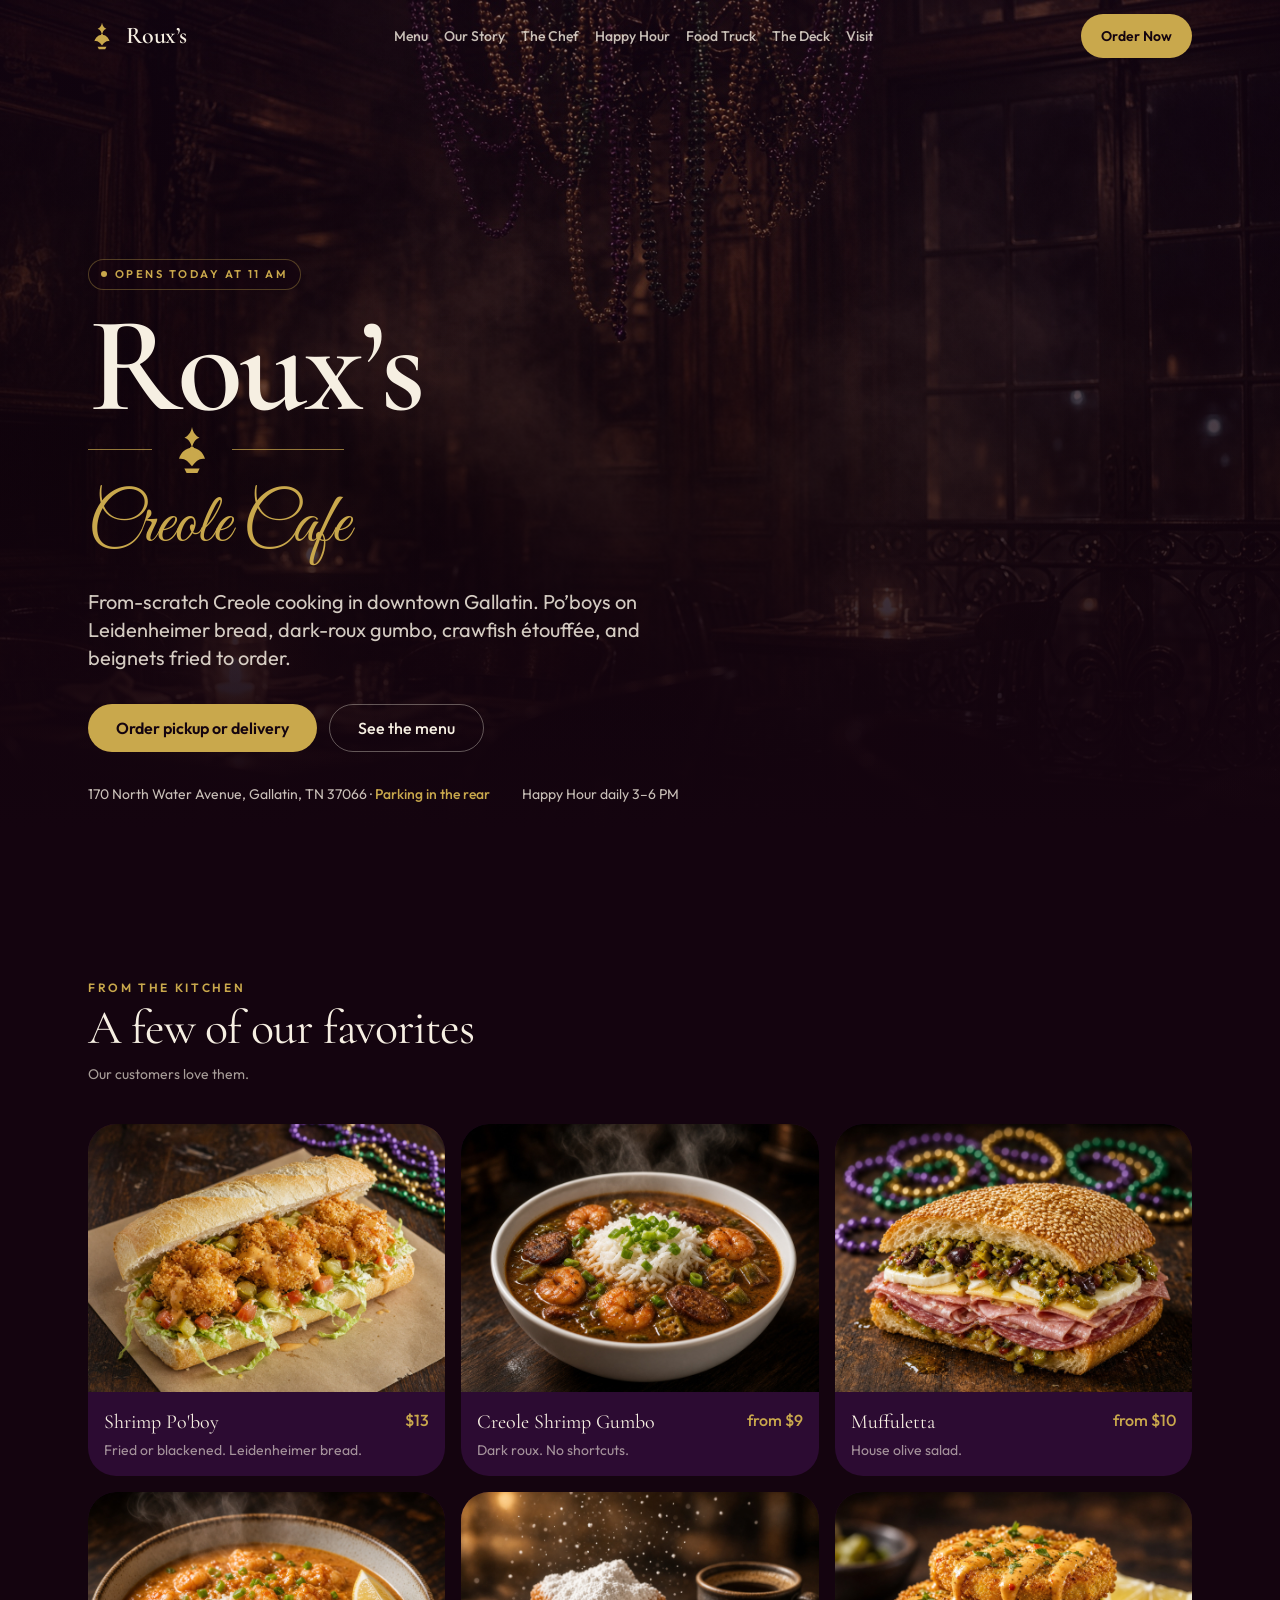
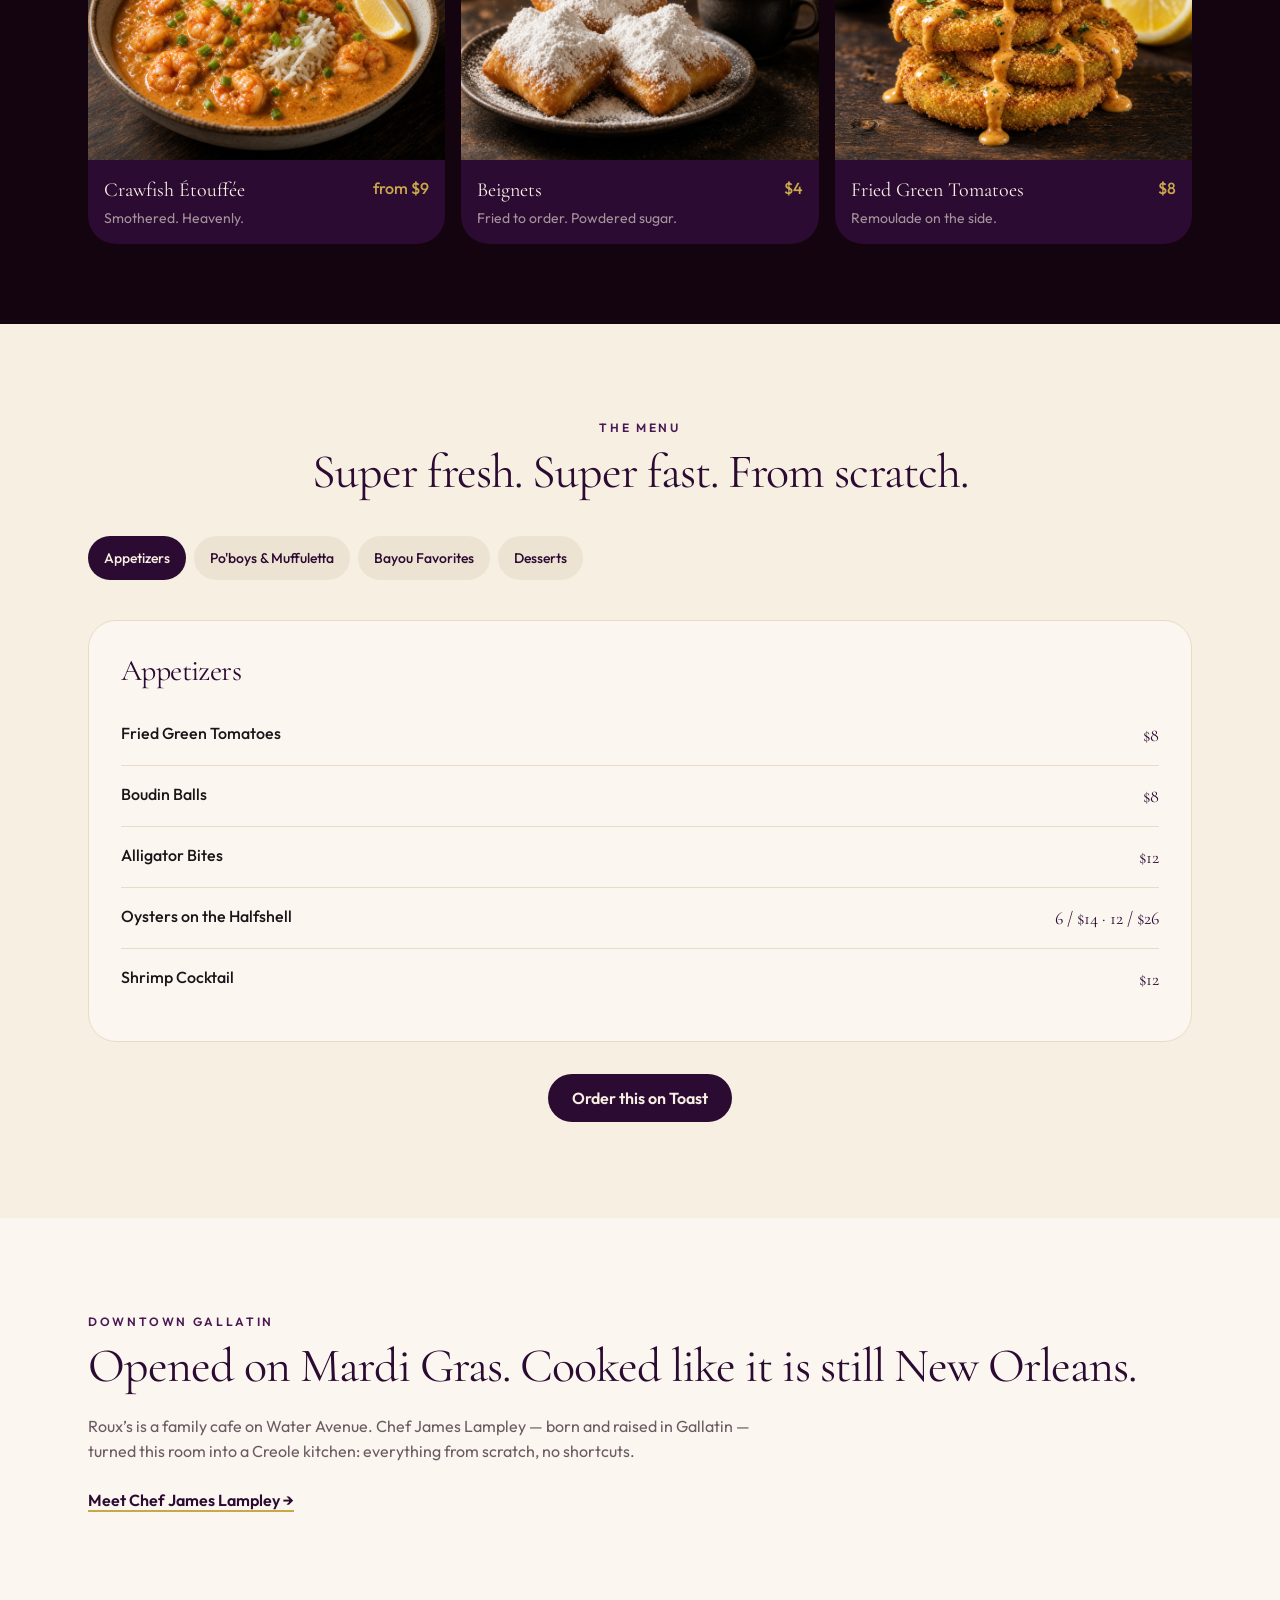
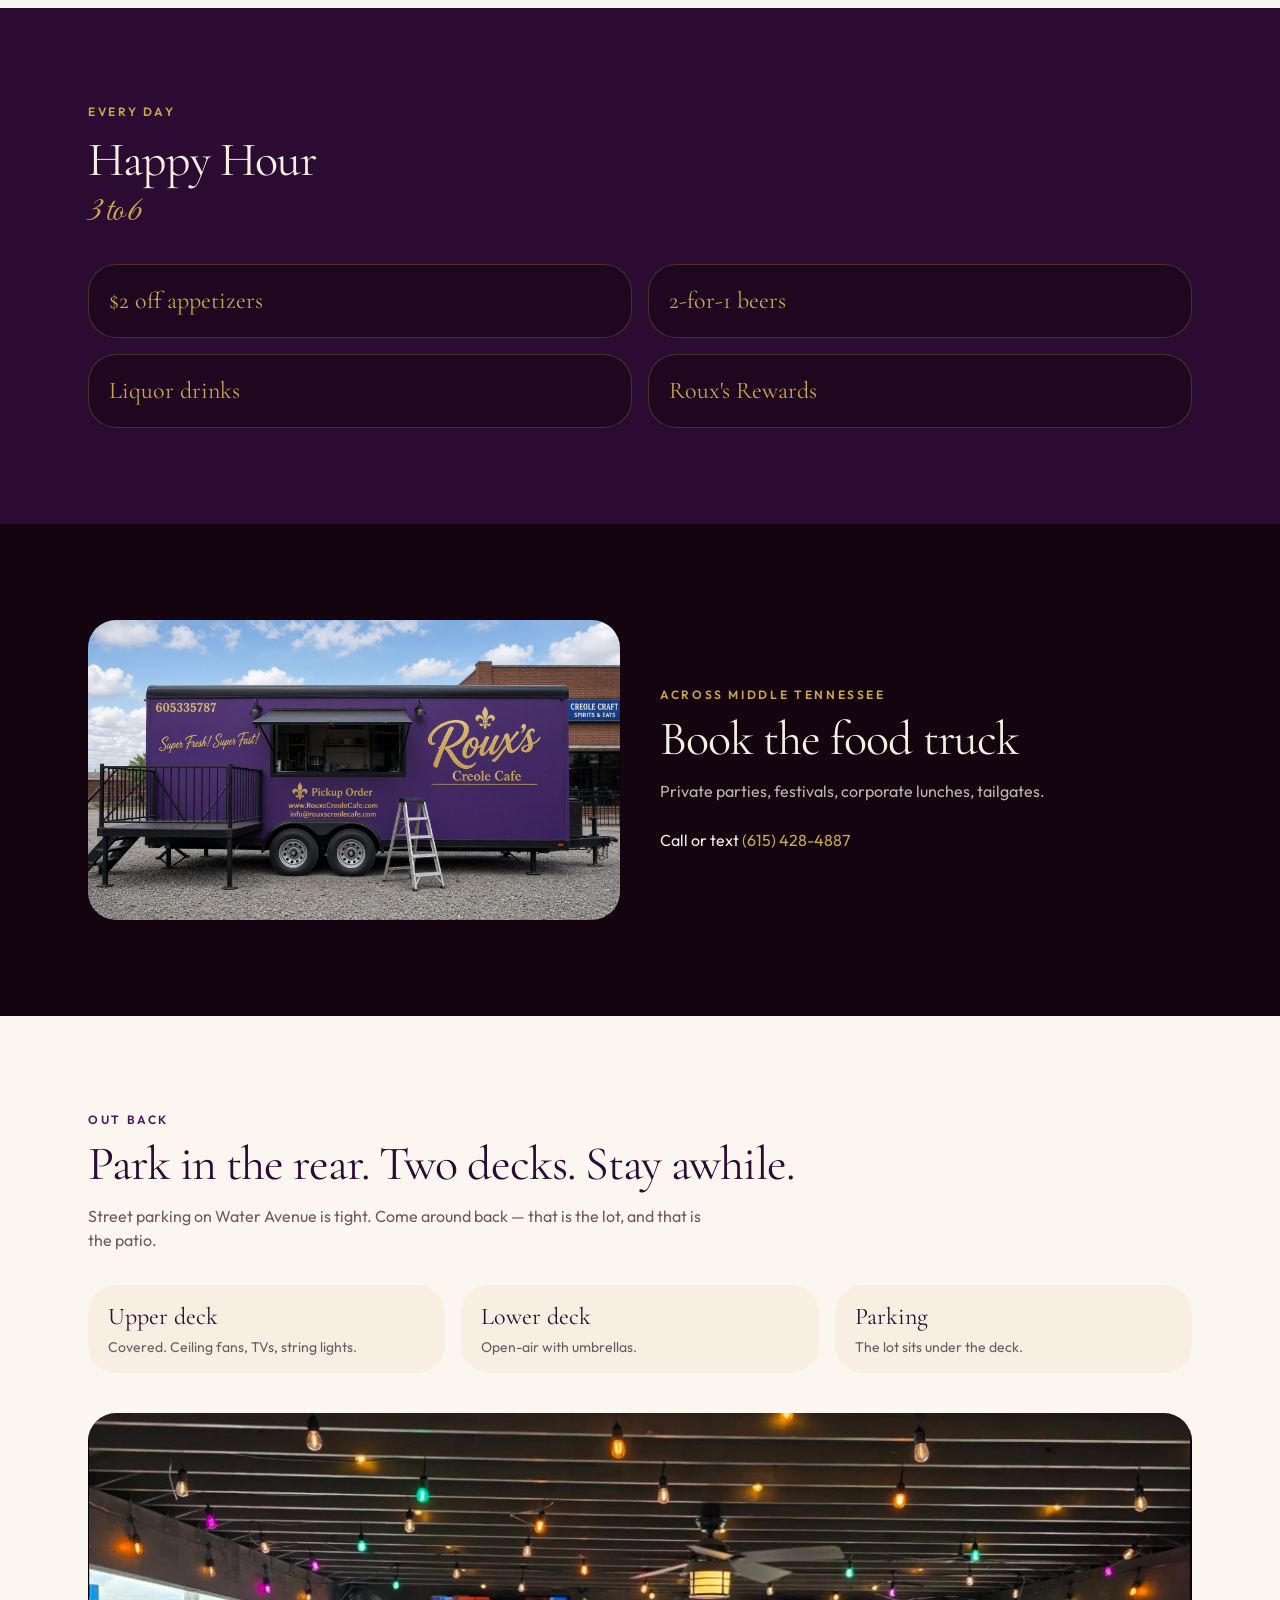
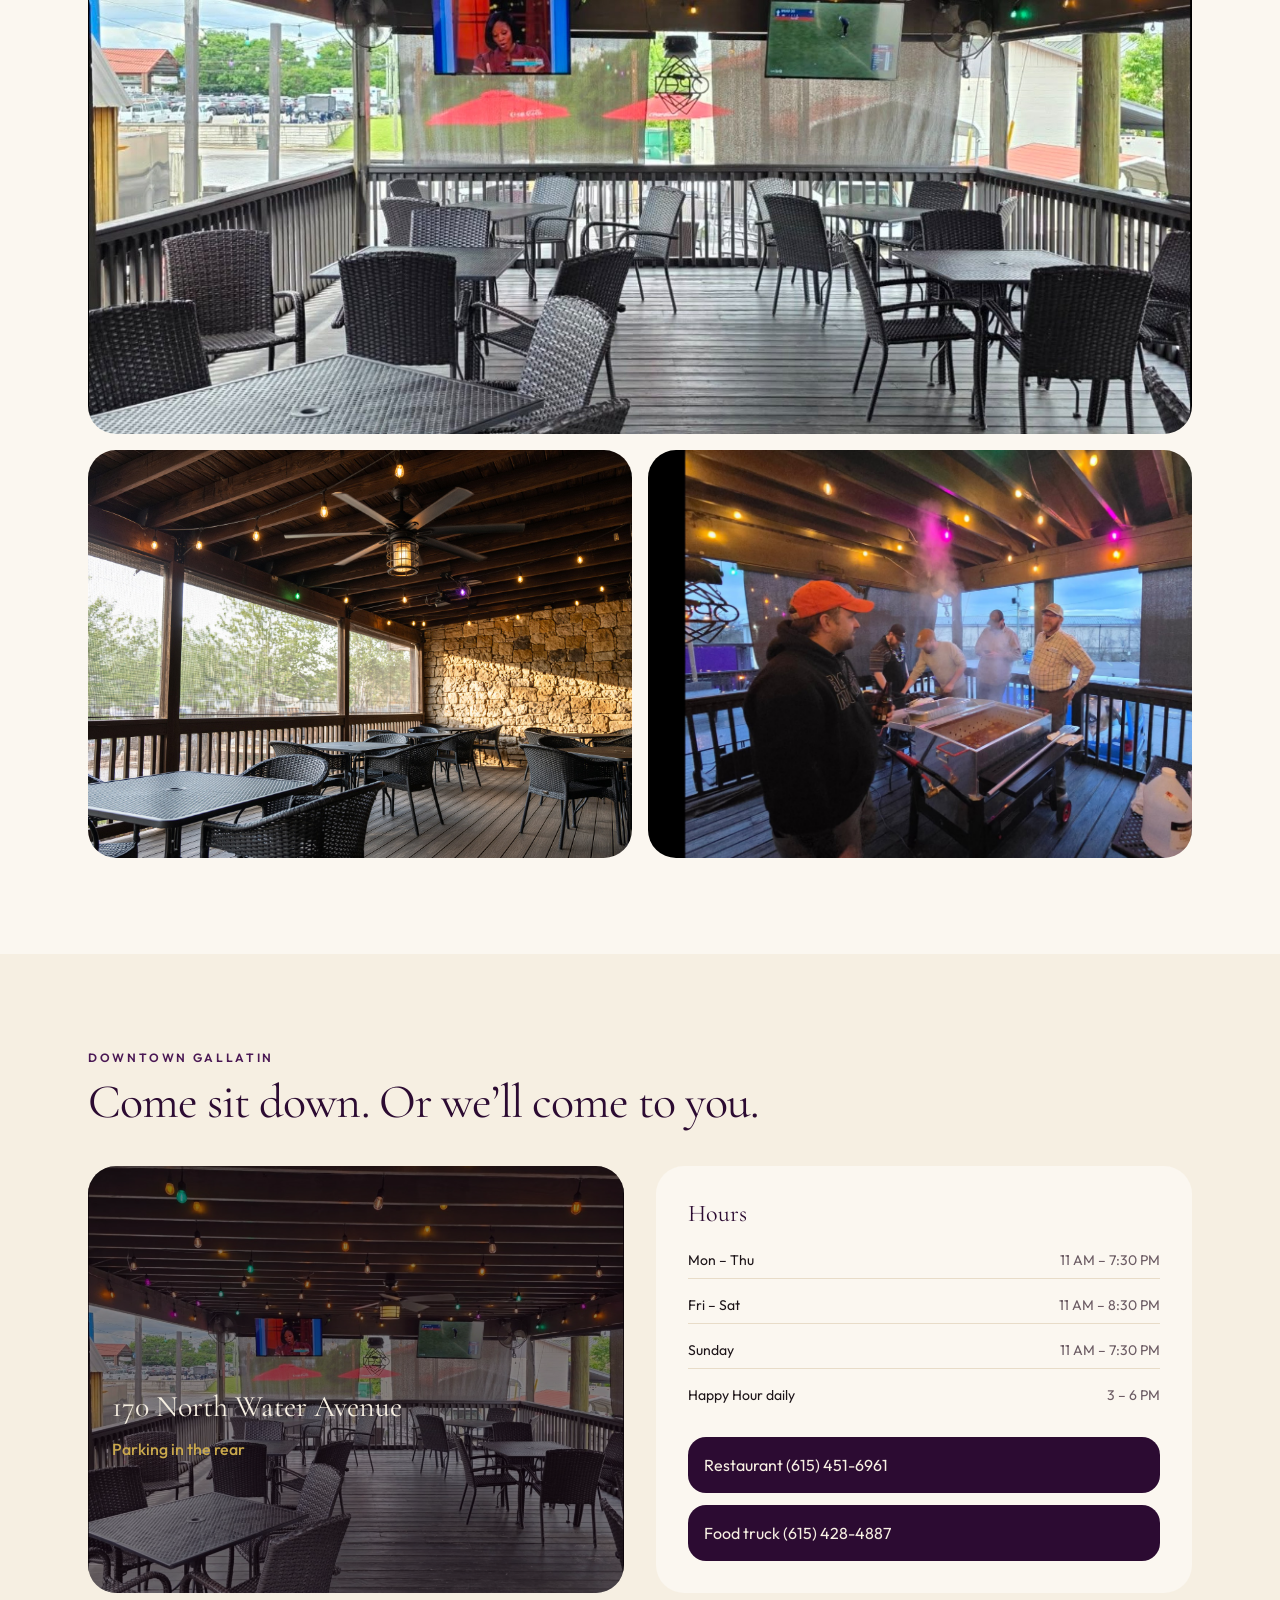
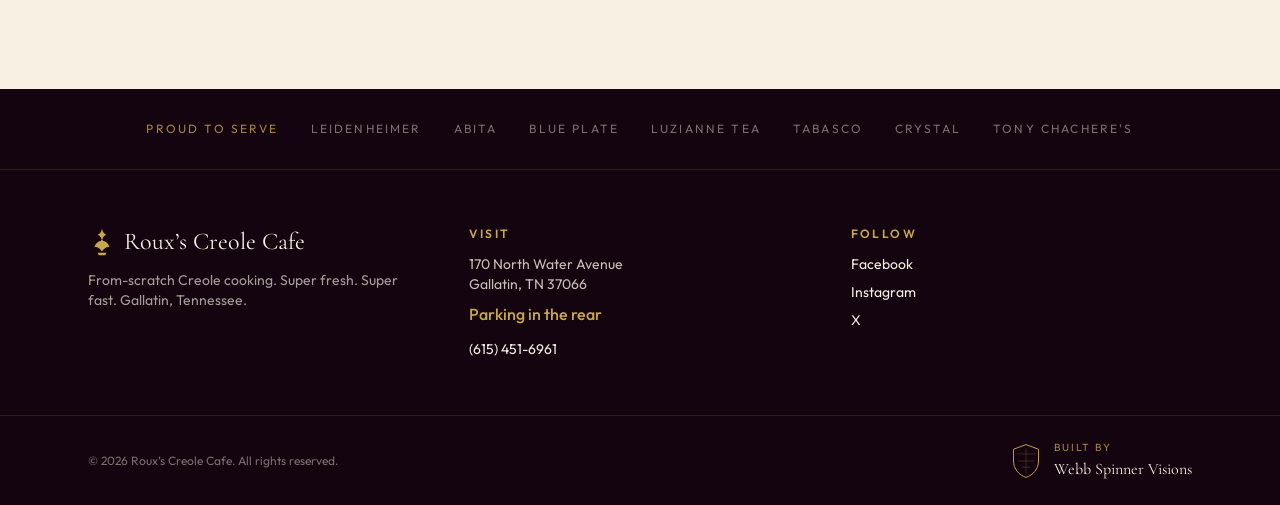
<file: preview/index.html>
<!DOCTYPE html>
<html lang="en">
<head>
<meta charset="utf-8"/>
<meta name="viewport" content="width=device-width, initial-scale=1"/>
<title>Roux's Creole Cafe | Po'boys, Gumbo & Beignets in Gallatin, TN</title>
<meta name="description" content="From-scratch Creole cooking in downtown Gallatin. Parking in the rear."/>
<meta name="theme-color" content="#2C0B32"/>
<link rel="icon" href="favicon.svg"/>
<link rel="preconnect" href="https://fonts.googleapis.com"/>
<link rel="preconnect" href="https://fonts.gstatic.com" crossorigin/>
<link rel="stylesheet" href="https://fonts.googleapis.com/css2?family=Cormorant+Garamond:ital,wght@0,500;0,600;0,700;1,500;1,600;1,700&family=Great+Vibes&family=Outfit:wght@300;400;500;600;700&display=swap"/>
<link rel="stylesheet" href="styles.css"/>
<style>
  #mobile-nav[hidden]{display:none}
  header.is-solid{background:color-mix(in oklab, var(--color-plum-deep) 95%, transparent);box-shadow:var(--shadow-nav);backdrop-filter:blur(12px)}
</style>
</head>
<body class="bg-cream text-ink font-body antialiased">

<header id="site-header" class="fixed inset-x-0 top-0 z-50 ">
  <div class="mx-auto flex h-16 max-w-6xl items-center justify-between gap-4 px-4 sm:h-18 sm:px-6">
    <a href="index.html#top" class="flex items-center gap-2.5 text-cream"><svg viewBox="0 0 64 88" class="size-7 text-gold" fill="currentColor" aria-hidden="true"><path d="M32 2c1.8 10.4 7.4 16.6 13.8 19.6C36.2 24.8 33.2 33 32 42 30.8 33 27.8 24.8 18.2 21.6 24.6 18.6 30.2 12.4 32 2z"/><path d="M32 40c11.5.4 20.6 8.6 23.8 20.2-10.6-1.6-16.4 4.2-23.8 13.6C24.6 64.4 18.8 58.6 8.2 60.2 11.4 48.6 20.5 40.4 32 40z"/><path d="M18 78h28l-4 8H22z"/><rect x="29" y="38" width="6" height="10" rx="1"/></svg>
      <span class="font-display text-xl font-semibold tracking-tight sm:text-2xl">Roux’s</span>
    </a>
    <nav class="hidden items-center gap-4 xl:gap-7 lg:flex" aria-label="Primary">
      <a class="font-body text-sm font-medium text-cream/80 hover:text-gold" href="index.html#menu">Menu</a>
      <a class="font-body text-sm font-medium text-cream/80 hover:text-gold" href="index.html#story">Our Story</a>
      <a class="font-body text-sm font-medium text-cream/80 hover:text-gold" href="chef.html">The Chef</a>
      <a class="font-body text-sm font-medium text-cream/80 hover:text-gold" href="index.html#happy-hour">Happy Hour</a>
      <a class="font-body text-sm font-medium text-cream/80 hover:text-gold" href="index.html#truck">Food Truck</a>
      <a class="font-body text-sm font-medium text-cream/80 hover:text-gold" href="index.html#deck">The Deck</a>
      <a class="font-body text-sm font-medium text-cream/80 hover:text-gold" href="index.html#visit">Visit</a>
    </nav>
    <div class="flex items-center gap-2">
      <a href="https://www.toasttab.com/local/order/rouxs" target="_blank" rel="noopener" class="inline-flex min-h-11 items-center rounded-full bg-gold px-4 text-sm font-semibold text-plum-deep hover:bg-gold-light active:scale-[0.96] sm:px-5">Order Now</a>
      <button type="button" id="nav-toggle" class="inline-flex size-11 items-center justify-center rounded-full text-cream lg:hidden" aria-expanded="false" aria-controls="mobile-nav" aria-label="Open menu">☰</button>
    </div>
  </div>
  <div id="mobile-nav" hidden class="border-t border-gold/20 bg-plum-deep lg:hidden">
    <nav class="flex flex-col px-6 py-6" aria-label="Mobile">
      <a class="flex min-h-12 items-center border-b border-cream/10 font-display text-2xl text-cream" href="index.html#menu">Menu</a>
      <a class="flex min-h-12 items-center border-b border-cream/10 font-display text-2xl text-cream" href="index.html#story">Our Story</a>
      <a class="flex min-h-12 items-center border-b border-cream/10 font-display text-2xl text-cream" href="chef.html">The Chef</a>
      <a class="flex min-h-12 items-center border-b border-cream/10 font-display text-2xl text-cream" href="index.html#happy-hour">Happy Hour</a>
      <a class="flex min-h-12 items-center border-b border-cream/10 font-display text-2xl text-cream" href="index.html#truck">Food Truck</a>
      <a class="flex min-h-12 items-center border-b border-cream/10 font-display text-2xl text-cream" href="index.html#deck">The Deck</a>
      <a class="flex min-h-12 items-center border-b border-cream/10 font-display text-2xl text-cream" href="index.html#visit">Visit</a>
      <a href="tel:+16154284887" class="mt-5 inline-flex min-h-12 items-center justify-center rounded-full border border-gold text-gold">Book the Food Truck</a>
    </nav>
  </div>
</header>

<main id="main">
<section id="top" class="relative isolate flex min-h-svh items-end overflow-hidden bg-plum-deep text-cream">
  <img src="images/hero.jpg" alt="" class="absolute inset-0 size-full object-cover object-center"/>
  <video class="hero-video absolute inset-0 size-full object-cover object-center" autoplay muted loop playsinline preload="metadata" poster="images/hero.jpg" aria-hidden="true">
    <source src="videos/hero.mp4" type="video/mp4"/>
  </video>
  <div class="hero-scrim absolute inset-0" aria-hidden="true"></div>
  <div class="hero-vignette absolute inset-0" aria-hidden="true"></div>
  <div class="relative z-10 mx-auto w-full max-w-6xl px-4 pb-7 pt-20 sm:px-6 sm:pb-16 sm:pt-28 lg:pb-24">
    <p class="rise-in mb-5 inline-flex items-center gap-2 rounded-full border border-gold/35 bg-plum-deep/40 px-3 py-1.5 text-kicker font-semibold tracking-[0.22em] text-gold uppercase">
      <span class="size-1.5 rounded-full bg-gold"></span> Opens today at 11 AM
    </p>
    <div class="rise-in max-w-3xl">
      <h1 class="font-display text-hero leading-[0.82] font-semibold tracking-tight text-cream">Roux’s</h1>
      <div class="mt-1 mb-3 flex items-center gap-4 sm:mb-4">
        <span class="h-px max-w-16 flex-1 bg-gold/70"></span><svg viewBox="0 0 64 88" class="size-8 text-gold sm:size-12" fill="currentColor" aria-hidden="true"><path d="M32 2c1.8 10.4 7.4 16.6 13.8 19.6C36.2 24.8 33.2 33 32 42 30.8 33 27.8 24.8 18.2 21.6 24.6 18.6 30.2 12.4 32 2z"/><path d="M32 40c11.5.4 20.6 8.6 23.8 20.2-10.6-1.6-16.4 4.2-23.8 13.6C24.6 64.4 18.8 58.6 8.2 60.2 11.4 48.6 20.5 40.4 32 40z"/><path d="M18 78h28l-4 8H22z"/><rect x="29" y="38" width="6" height="10" rx="1"/></svg><span class="h-px max-w-28 flex-1 bg-gold/70"></span>
      </div>
      <p class="font-script text-script-lg leading-none text-gold">Creole Cafe</p>
    </div>
    <p class="rise-in mt-4 max-w-xl text-base text-cream/85 sm:mt-7 sm:text-xl">From-scratch Creole cooking in downtown Gallatin. <span class="hidden sm:inline">Po’boys on Leidenheimer bread, dark-roux gumbo, crawfish étouffée, and beignets fried to order.</span></p>
    <div class="rise-in mt-5 flex flex-col gap-3 sm:mt-8 sm:flex-row sm:items-center">
      <a href="https://www.toasttab.com/local/order/rouxs" target="_blank" rel="noopener" class="inline-flex min-h-12 items-center justify-center rounded-full bg-gold px-7 text-base font-semibold text-plum-deep hover:bg-gold-light active:scale-[0.96]">Order pickup or delivery</a>
      <a href="#menu" class="inline-flex min-h-12 items-center justify-center rounded-full border border-cream/35 px-7 text-base font-medium text-cream hover:border-gold hover:text-gold">See the menu</a>
    </div>
    <dl class="rise-in mt-5 flex flex-col gap-2 text-sm text-cream/80 sm:mt-8 sm:flex-row sm:flex-wrap sm:items-center sm:gap-x-8">
      <div class="flex items-center gap-2"><dd>170 North Water Avenue, Gallatin, TN 37066 <span class="text-gold/70">·</span> <span class="font-medium text-gold">Parking in the rear</span></dd></div>
      <div class="flex items-center gap-2"><dd>Happy Hour daily 3–6 PM</dd></div>
    </dl>
  </div>
</section>
<section class="bg-plum-deep py-16 sm:py-20">
  <div class="mx-auto max-w-6xl px-4 sm:px-6">
    <div class="mb-10">
      <p class="text-xs font-semibold tracking-[0.22em] text-gold uppercase">From the kitchen</p>
      <h2 class="mt-2 font-display text-4xl text-cream sm:text-5xl">A few of our favorites</h2>
      <p class="mt-3 max-w-sm text-sm text-cream/65">Our customers love them.</p>
    </div>
    <ul class="grid grid-cols-1 gap-4 sm:grid-cols-2 lg:grid-cols-3">

      <li class="overflow-hidden rounded-xl bg-plum">
        <div class="aspect-photo overflow-hidden"><img src="images/poboy-shrimp.jpg" alt="Shrimp Po'boy" class="size-full object-cover"/></div>
        <div class="flex items-start justify-between gap-3 p-4">
          <div><p class="font-display text-xl text-cream">Shrimp Po'boy</p><p class="mt-1 text-sm text-cream/60">Fried or blackened. Leidenheimer bread.</p></div>
          <p class="shrink-0 font-medium text-gold">$13</p>
        </div>
      </li>
      <li class="overflow-hidden rounded-xl bg-plum">
        <div class="aspect-photo overflow-hidden"><img src="images/gumbo.jpg" alt="Creole Shrimp Gumbo" class="size-full object-cover"/></div>
        <div class="flex items-start justify-between gap-3 p-4">
          <div><p class="font-display text-xl text-cream">Creole Shrimp Gumbo</p><p class="mt-1 text-sm text-cream/60">Dark roux. No shortcuts.</p></div>
          <p class="shrink-0 font-medium text-gold">from $9</p>
        </div>
      </li>
      <li class="overflow-hidden rounded-xl bg-plum">
        <div class="aspect-photo overflow-hidden"><img src="images/muffuletta.jpg" alt="Muffuletta" class="size-full object-cover"/></div>
        <div class="flex items-start justify-between gap-3 p-4">
          <div><p class="font-display text-xl text-cream">Muffuletta</p><p class="mt-1 text-sm text-cream/60">House olive salad.</p></div>
          <p class="shrink-0 font-medium text-gold">from $10</p>
        </div>
      </li>
      <li class="overflow-hidden rounded-xl bg-plum">
        <div class="aspect-photo overflow-hidden"><img src="images/etouffee.jpg" alt="Crawfish Étouffée" class="size-full object-cover"/></div>
        <div class="flex items-start justify-between gap-3 p-4">
          <div><p class="font-display text-xl text-cream">Crawfish Étouffée</p><p class="mt-1 text-sm text-cream/60">Smothered. Heavenly.</p></div>
          <p class="shrink-0 font-medium text-gold">from $9</p>
        </div>
      </li>
      <li class="overflow-hidden rounded-xl bg-plum">
        <div class="aspect-photo overflow-hidden"><img src="images/beignets.jpg" alt="Beignets" class="size-full object-cover"/></div>
        <div class="flex items-start justify-between gap-3 p-4">
          <div><p class="font-display text-xl text-cream">Beignets</p><p class="mt-1 text-sm text-cream/60">Fried to order. Powdered sugar.</p></div>
          <p class="shrink-0 font-medium text-gold">$4</p>
        </div>
      </li>
      <li class="overflow-hidden rounded-xl bg-plum">
        <div class="aspect-photo overflow-hidden"><img src="images/fried-green-tomatoes.jpg" alt="Fried Green Tomatoes" class="size-full object-cover"/></div>
        <div class="flex items-start justify-between gap-3 p-4">
          <div><p class="font-display text-xl text-cream">Fried Green Tomatoes</p><p class="mt-1 text-sm text-cream/60">Remoulade on the side.</p></div>
          <p class="shrink-0 font-medium text-gold">$8</p>
        </div>
      </li>
    </ul>
  </div>
</section>
<section id="menu" class="bg-cream py-20 sm:py-24">
  <div class="mx-auto max-w-6xl px-4 sm:px-6">
    <div class="mx-auto max-w-2xl text-center">
      <p class="text-xs font-semibold tracking-[0.22em] text-plum-mid uppercase">The menu</p>
      <h2 class="mt-3 font-display text-4xl text-plum sm:text-5xl">Super fresh. Super fast. From scratch.</h2>
    </div>
    <div class="mt-10 flex gap-2 overflow-x-auto pb-2 hide-scrollbar">
<button type="button" data-menu-tab="apps" data-idle="min-h-11 shrink-0 rounded-full px-4 text-sm font-medium bg-cream-dark/60 text-plum" data-active="min-h-11 shrink-0 rounded-full px-4 text-sm font-medium bg-plum text-cream" class="min-h-11 shrink-0 rounded-full px-4 text-sm font-medium bg-plum text-cream">Appetizers</button>
<button type="button" data-menu-tab="poboys" data-idle="min-h-11 shrink-0 rounded-full px-4 text-sm font-medium bg-cream-dark/60 text-plum" data-active="min-h-11 shrink-0 rounded-full px-4 text-sm font-medium bg-plum text-cream" class="min-h-11 shrink-0 rounded-full px-4 text-sm font-medium bg-cream-dark/60 text-plum">Po'boys & Muffuletta</button>
<button type="button" data-menu-tab="bayou" data-idle="min-h-11 shrink-0 rounded-full px-4 text-sm font-medium bg-cream-dark/60 text-plum" data-active="min-h-11 shrink-0 rounded-full px-4 text-sm font-medium bg-plum text-cream" class="min-h-11 shrink-0 rounded-full px-4 text-sm font-medium bg-cream-dark/60 text-plum">Bayou Favorites</button>
<button type="button" data-menu-tab="dessert" data-idle="min-h-11 shrink-0 rounded-full px-4 text-sm font-medium bg-cream-dark/60 text-plum" data-active="min-h-11 shrink-0 rounded-full px-4 text-sm font-medium bg-plum text-cream" class="min-h-11 shrink-0 rounded-full px-4 text-sm font-medium bg-cream-dark/60 text-plum">Desserts</button>
</div>
<div data-menu-panel="apps" class="mt-8 rounded-xl border border-cream-dark bg-paper p-5 sm:p-8"><h3 class="font-display text-3xl text-plum">Appetizers</h3><ul class="mt-4 divide-y divide-cream-dark"><li class="grid grid-cols-[1fr_auto] gap-x-4 py-4"><p class="font-medium text-ink">Fried Green Tomatoes</p><p class="font-display text-lg text-plum">$8</p></li><li class="grid grid-cols-[1fr_auto] gap-x-4 py-4"><p class="font-medium text-ink">Boudin Balls</p><p class="font-display text-lg text-plum">$8</p></li><li class="grid grid-cols-[1fr_auto] gap-x-4 py-4"><p class="font-medium text-ink">Alligator Bites</p><p class="font-display text-lg text-plum">$12</p></li><li class="grid grid-cols-[1fr_auto] gap-x-4 py-4"><p class="font-medium text-ink">Oysters on the Halfshell</p><p class="font-display text-lg text-plum">6 / $14 · 12 / $26</p></li><li class="grid grid-cols-[1fr_auto] gap-x-4 py-4"><p class="font-medium text-ink">Shrimp Cocktail</p><p class="font-display text-lg text-plum">$12</p></li></ul></div>
<div data-menu-panel="poboys" hidden class="mt-8 rounded-xl border border-cream-dark bg-paper p-5 sm:p-8"><h3 class="font-display text-3xl text-plum">Po'boys & Muffuletta</h3><ul class="mt-4 divide-y divide-cream-dark"><li class="grid grid-cols-[1fr_auto] gap-x-4 py-4"><p class="font-medium text-ink">The Debris</p><p class="font-display text-lg text-plum">$13</p></li><li class="grid grid-cols-[1fr_auto] gap-x-4 py-4"><p class="font-medium text-ink">Shrimp</p><p class="font-display text-lg text-plum">$13</p></li><li class="grid grid-cols-[1fr_auto] gap-x-4 py-4"><p class="font-medium text-ink">Granny's BLT</p><p class="font-display text-lg text-plum">$9</p></li><li class="grid grid-cols-[1fr_auto] gap-x-4 py-4"><p class="font-medium text-ink">Muffuletta</p><p class="font-display text-lg text-plum">¼ $10 · ½ $20 · whole $40</p></li><li class="grid grid-cols-[1fr_auto] gap-x-4 py-4"><p class="font-medium text-ink">Fried Oyster</p><p class="font-display text-lg text-plum">$16</p></li></ul></div>
<div data-menu-panel="bayou" hidden class="mt-8 rounded-xl border border-cream-dark bg-paper p-5 sm:p-8"><h3 class="font-display text-3xl text-plum">Bayou Favorites</h3><ul class="mt-4 divide-y divide-cream-dark"><li class="grid grid-cols-[1fr_auto] gap-x-4 py-4"><p class="font-medium text-ink">Red Beans & Rice</p><p class="font-display text-lg text-plum">Side $7 · Entrée $14</p></li><li class="grid grid-cols-[1fr_auto] gap-x-4 py-4"><p class="font-medium text-ink">Creole Shrimp Gumbo</p><p class="font-display text-lg text-plum">Side $9 · Entrée $18</p></li><li class="grid grid-cols-[1fr_auto] gap-x-4 py-4"><p class="font-medium text-ink">Crawfish Étouffée</p><p class="font-display text-lg text-plum">Side $9 · Entrée $18</p></li></ul></div>
<div data-menu-panel="dessert" hidden class="mt-8 rounded-xl border border-cream-dark bg-paper p-5 sm:p-8"><h3 class="font-display text-3xl text-plum">Desserts</h3><ul class="mt-4 divide-y divide-cream-dark"><li class="grid grid-cols-[1fr_auto] gap-x-4 py-4"><p class="font-medium text-ink">Beignets</p><p class="font-display text-lg text-plum">$4</p></li><li class="grid grid-cols-[1fr_auto] gap-x-4 py-4"><p class="font-medium text-ink">Bread Pudding</p><p class="font-display text-lg text-plum">$5.50</p></li><li class="grid grid-cols-[1fr_auto] gap-x-4 py-4"><p class="font-medium text-ink">Bananas Foster Cake</p><p class="font-display text-lg text-plum">$7</p></li></ul></div>

    <p class="mt-8 text-center"><a href="https://www.toasttab.com/local/order/rouxs" target="_blank" rel="noopener" class="inline-flex min-h-12 items-center rounded-full bg-plum px-6 font-semibold text-cream">Order this on Toast</a></p>
  </div>
</section>
<section id="story" class="bg-paper py-20 sm:py-24">
  <div class="mx-auto max-w-6xl px-4 sm:px-6">
    <p class="text-xs font-semibold tracking-[0.22em] text-plum-mid uppercase">Downtown Gallatin</p>
    <h2 class="mt-3 font-display text-4xl text-plum sm:text-5xl">Opened on Mardi Gras. Cooked like it is still New Orleans.</h2>
    <p class="mt-6 max-w-2xl text-muted">Roux’s is a family cafe on Water Avenue. Chef James Lampley — born and raised in Gallatin — turned this room into a Creole kitchen: everything from scratch, no shortcuts.</p>
    <p class="mt-6"><a href="chef.html" class="font-semibold text-plum underline decoration-gold decoration-2 underline-offset-4">Meet Chef James Lampley →</a></p>
  </div>
</section>
<section id="happy-hour" class="bg-plum py-20 text-cream sm:py-24">
  <div class="mx-auto max-w-6xl px-4 sm:px-6">
    <p class="text-xs font-semibold tracking-[0.22em] text-gold uppercase">Every day</p>
    <h2 class="mt-4 font-display text-5xl">Happy Hour <span class="mt-2 block font-script text-4xl text-gold">3 to 6</span></h2>
    <ul class="mt-8 grid gap-4 sm:grid-cols-2">
      <li class="rounded-xl border border-gold/25 bg-plum-deep/50 p-5"><p class="font-display text-2xl text-gold">$2 off appetizers</p></li>
      <li class="rounded-xl border border-gold/25 bg-plum-deep/50 p-5"><p class="font-display text-2xl text-gold">2-for-1 beers</p></li>
      <li class="rounded-xl border border-gold/25 bg-plum-deep/50 p-5"><p class="font-display text-2xl text-gold">Liquor drinks</p></li>
      <li class="rounded-xl border border-gold/25 bg-plum-deep/50 p-5"><p class="font-display text-2xl text-gold">Roux's Rewards</p></li>
    </ul>
  </div>
</section>
<section id="truck" class="bg-plum-deep py-20 text-cream sm:py-24">
  <div class="mx-auto grid max-w-6xl gap-10 px-4 sm:px-6 lg:grid-cols-2 lg:items-center">
    <div class="overflow-hidden rounded-xl"><img src="images/food-truck.jpg" alt="Roux's purple food trailer" class="aspect-video w-full object-cover"/></div>
    <div>
      <p class="text-xs font-semibold tracking-[0.22em] text-gold uppercase">Across Middle Tennessee</p>
      <h2 class="mt-3 font-display text-4xl sm:text-5xl">Book the food truck</h2>
      <p class="mt-4 text-cream/75">Private parties, festivals, corporate lunches, tailgates.</p>
      <p class="mt-6">Call or text <a href="tel:+16154284887" class="text-gold">(615) 428-4887</a></p>
    </div>
  </div>
</section>
<section id="deck" class="bg-paper py-20 sm:py-24">
  <div class="mx-auto max-w-6xl px-4 sm:px-6">
    <p class="text-xs font-semibold tracking-[0.22em] text-plum-mid uppercase">Out back</p>
    <h2 class="mt-3 font-display text-4xl text-plum sm:text-5xl">Park in the rear. Two decks. Stay awhile.</h2>
    <p class="mt-4 max-w-2xl text-muted">Street parking on Water Avenue is tight. Come around back — that is the lot, and that is the patio.</p>
    <ul class="mt-8 grid gap-4 sm:grid-cols-3">
      <li class="rounded-xl bg-cream px-5 py-4"><p class="font-display text-2xl text-plum">Upper deck</p><p class="mt-1 text-sm text-muted">Covered. Ceiling fans, TVs, string lights.</p></li>
      <li class="rounded-xl bg-cream px-5 py-4"><p class="font-display text-2xl text-plum">Lower deck</p><p class="mt-1 text-sm text-muted">Open-air with umbrellas.</p></li>
      <li class="rounded-xl bg-cream px-5 py-4"><p class="font-display text-2xl text-plum">Parking</p><p class="mt-1 text-sm text-muted">The lot sits under the deck.</p></li>
    </ul>
    <figure class="mt-10 overflow-hidden rounded-xl">
      <img src="images/deck-upper.jpg" alt="Covered upper deck" class="aspect-video w-full object-cover"/>
    </figure>
    <div class="mt-4 grid gap-4 lg:grid-cols-2">
      <img src="images/deck-lights.jpg" alt="String lights" class="aspect-photo w-full rounded-xl object-cover"/>
      <img src="images/deck-boil.jpg" alt="Crawfish boil" class="aspect-photo w-full rounded-xl object-cover"/>
    </div>
  </div>
</section>
<section id="visit" class="bg-cream py-20 sm:py-24">
  <div class="mx-auto max-w-6xl px-4 sm:px-6">
    <p class="text-xs font-semibold tracking-[0.22em] text-plum-mid uppercase">Downtown Gallatin</p>
    <h2 class="mt-3 font-display text-4xl text-plum sm:text-5xl">Come sit down. Or we’ll come to you.</h2>
    <div class="mt-10 grid gap-8 lg:grid-cols-2">
      <a href="https://maps.google.com/?q=170+N+Water+Ave,+Gallatin,+TN+37066" class="relative block min-h-80 overflow-hidden rounded-xl">
        <img src="images/deck-upper.jpg" alt="" class="absolute inset-0 size-full object-cover"/>
        <div class="absolute inset-0 bg-plum-deep/50"></div>
        <div class="relative flex min-h-80 flex-col justify-end p-6">
          <p class="font-display text-3xl text-cream">170 North Water Avenue</p>
          <p class="mt-3 font-medium text-gold">Parking in the rear</p>
        </div>
      </a>
      <div class="rounded-xl bg-paper p-6 sm:p-8">
        <p class="font-display text-2xl text-plum">Hours</p>
        <ul class="mt-3 space-y-2 text-sm">
          <li class="flex justify-between border-b border-cream-dark py-2"><span>Mon – Thu</span><span class="text-muted">11 AM – 7:30 PM</span></li>
          <li class="flex justify-between border-b border-cream-dark py-2"><span>Fri – Sat</span><span class="text-muted">11 AM – 8:30 PM</span></li>
          <li class="flex justify-between border-b border-cream-dark py-2"><span>Sunday</span><span class="text-muted">11 AM – 7:30 PM</span></li>
          <li class="flex justify-between py-2"><span>Happy Hour daily</span><span class="text-muted">3 – 6 PM</span></li>
        </ul>
        <a href="tel:+16154516961" class="mt-6 flex min-h-14 items-center rounded-lg bg-plum px-4 text-cream">Restaurant (615) 451-6961</a>
        <a href="tel:+16154284887" class="mt-3 flex min-h-14 items-center rounded-lg bg-plum px-4 text-cream">Food truck (615) 428-4887</a>
      </div>
    </div>
  </div>
</section>
</main>

<footer class="bg-plum-deep text-cream">
  <div class="border-b border-gold/15">
    <div class="mx-auto flex max-w-6xl flex-wrap items-center justify-center gap-x-8 gap-y-3 px-4 py-8 text-xs tracking-[0.18em] text-cream/45 uppercase sm:px-6">
      <span class="text-gold/80">Proud to serve</span>
      <span>Leidenheimer</span><span>Abita</span><span>Blue Plate</span><span>Luzianne Tea</span><span>Tabasco</span><span>Crystal</span><span>Tony Chachere's</span>
    </div>
  </div>
  <div class="mx-auto grid max-w-6xl gap-10 px-4 py-14 sm:px-6 md:grid-cols-3">
    <div>
      <div class="flex items-center gap-2"><svg viewBox="0 0 64 88" class="size-7 text-gold" fill="currentColor" aria-hidden="true"><path d="M32 2c1.8 10.4 7.4 16.6 13.8 19.6C36.2 24.8 33.2 33 32 42 30.8 33 27.8 24.8 18.2 21.6 24.6 18.6 30.2 12.4 32 2z"/><path d="M32 40c11.5.4 20.6 8.6 23.8 20.2-10.6-1.6-16.4 4.2-23.8 13.6C24.6 64.4 18.8 58.6 8.2 60.2 11.4 48.6 20.5 40.4 32 40z"/><path d="M18 78h28l-4 8H22z"/><rect x="29" y="38" width="6" height="10" rx="1"/></svg>
        <p class="font-display text-2xl">Roux’s Creole Cafe</p>
      </div>
      <p class="mt-3 max-w-xs text-sm text-cream/65">From-scratch Creole cooking. Super fresh. Super fast. Gallatin, Tennessee.</p>
    </div>
    <div>
      <p class="text-xs font-semibold tracking-[0.2em] text-gold uppercase">Visit</p>
      <p class="mt-3 text-sm text-cream/80">170 North Water Avenue<br>Gallatin, TN 37066</p>
      <p class="mt-2 font-medium text-gold">Parking in the rear</p>
      <p class="mt-3 text-sm"><a href="tel:+16154516961" class="hover:text-gold">(615) 451-6961</a></p>
    </div>
    <div>
      <p class="text-xs font-semibold tracking-[0.2em] text-gold uppercase">Follow</p>
      <ul class="mt-3 space-y-2 text-sm">
        <li><a class="hover:text-gold" href="https://www.facebook.com/profile.php?id=61569876320539" target="_blank" rel="noopener">Facebook</a></li>
        <li><a class="hover:text-gold" href="https://www.instagram.com/rouxscreolecafe/" target="_blank" rel="noopener">Instagram</a></li>
        <li><a class="hover:text-gold" href="https://x.com/RouxsCreoleCafe" target="_blank" rel="noopener">X</a></li>
      </ul>
    </div>
  </div>
  <div class="border-t border-gold/15">
    <div class="mx-auto flex max-w-6xl flex-col items-center justify-between gap-4 px-4 py-6 sm:flex-row sm:px-6">
      <p class="text-xs text-cream/45">© 2026 Roux’s Creole Cafe. All rights reserved.</p>
      <a href="https://webbspinnervisions.net" target="_blank" rel="noopener" class="group flex items-center gap-2.5 text-cream/80 hover:text-gold">
        <svg viewBox="0 0 80 92" class="size-9" aria-hidden="true" fill="none"><path d="M40 4 L72 16 V46 C72 66 58 82 40 88 C22 82 8 66 8 46 V16 Z" fill="#14040F" stroke="#C9A84C" stroke-width="2.4"/><path d="M40 14 V78 M16 28 H64 M20 46 H60 M28 62 H52" stroke="#C9A84C" stroke-opacity="0.55" stroke-width="1"/></svg>
        <span class="text-left"><span class="block text-micro tracking-[0.18em] text-gold/80 uppercase">Built by</span><span class="font-display text-base text-cream group-hover:text-gold">Webb Spinner Visions</span></span>
      </a>
    </div>
  </div>
</footer>
<script>
(function(){
  const header=document.getElementById('site-header');
  const toggle=document.getElementById('nav-toggle');
  const nav=document.getElementById('mobile-nav');
  const onScroll=()=>{ if(window.scrollY>24 || (nav && !nav.hidden)) header.classList.add('is-solid'); else header.classList.remove('is-solid'); };
  onScroll(); window.addEventListener('scroll', onScroll, {passive:true});
  if(toggle && nav){
    toggle.addEventListener('click', ()=>{
      const open = nav.hidden;
      nav.hidden = !open;
      toggle.setAttribute('aria-expanded', open ? 'true':'false');
      document.body.style.overflow = open ? 'hidden':'';
      onScroll();
    });
    nav.querySelectorAll('a').forEach(a=>a.addEventListener('click',()=>{nav.hidden=true;document.body.style.overflow='';onScroll();}));
  }
  document.querySelectorAll('[data-menu-tab]').forEach(btn=>{
    btn.addEventListener('click',()=>{
      const id=btn.getAttribute('data-menu-tab');
      document.querySelectorAll('[data-menu-tab]').forEach(b=>b.className=b.getAttribute('data-idle'));
      document.querySelectorAll('[data-menu-panel]').forEach(p=>p.hidden=true);
      btn.className=btn.getAttribute('data-active');
      const panel=document.querySelector('[data-menu-panel="'+id+'"]');
      if(panel) panel.hidden=false;
    });
  });
})();
</script>
</body></html>
</file>
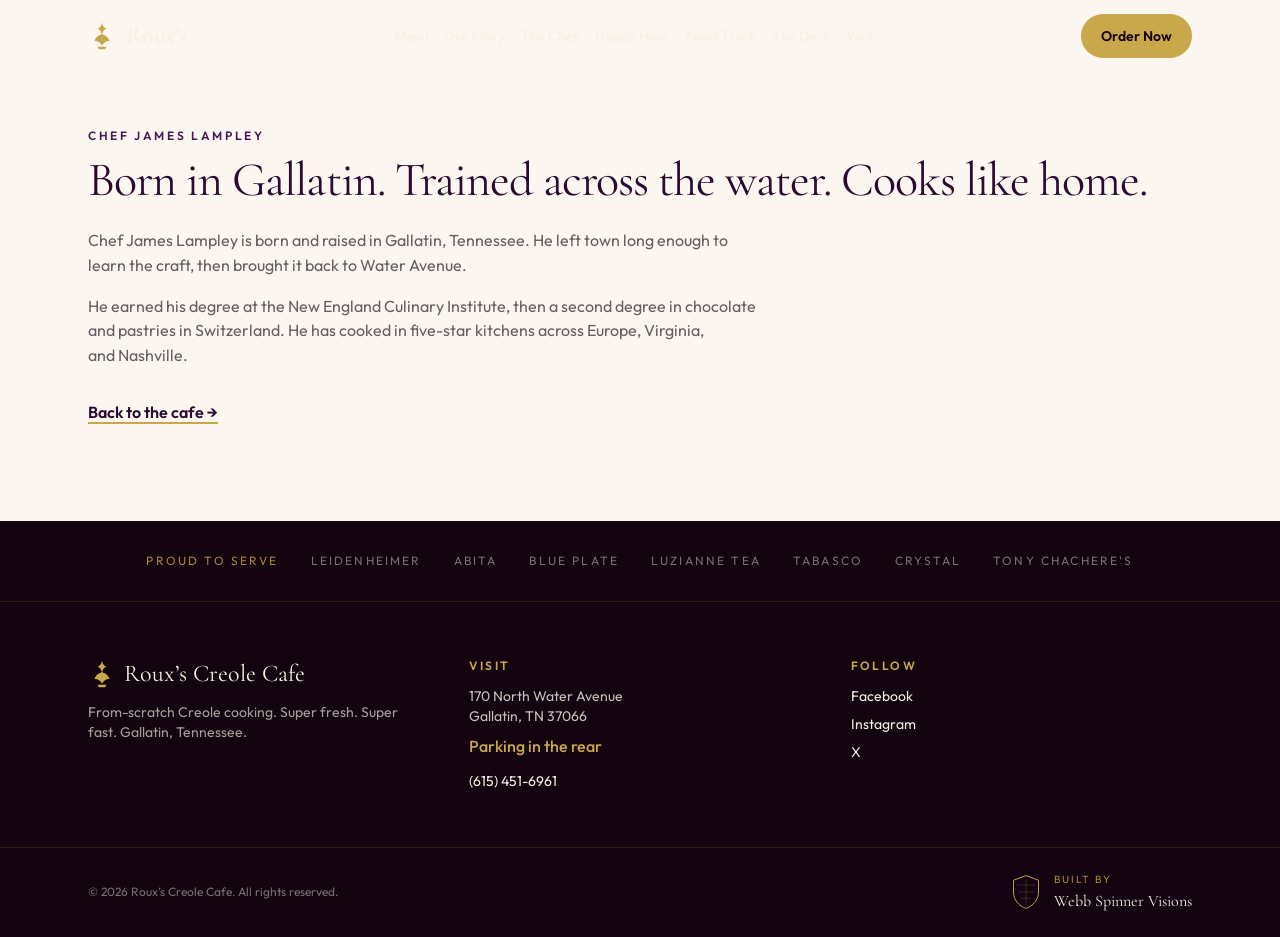
<file: preview/chef.html>
<!DOCTYPE html>
<html lang="en">
<head>
<meta charset="utf-8"/>
<meta name="viewport" content="width=device-width, initial-scale=1"/>
<title>Chef James Lampley | Roux's Creole Cafe</title>
<meta name="description" content="Chef James Lampley — born and raised in Gallatin."/>
<meta name="theme-color" content="#2C0B32"/>
<link rel="icon" href="favicon.svg"/>
<link rel="preconnect" href="https://fonts.googleapis.com"/>
<link rel="preconnect" href="https://fonts.gstatic.com" crossorigin/>
<link rel="stylesheet" href="https://fonts.googleapis.com/css2?family=Cormorant+Garamond:ital,wght@0,500;0,600;0,700;1,500;1,600;1,700&family=Great+Vibes&family=Outfit:wght@300;400;500;600;700&display=swap"/>
<link rel="stylesheet" href="styles.css"/>
<style>
  #mobile-nav[hidden]{display:none}
  header.is-solid{background:color-mix(in oklab, var(--color-plum-deep) 95%, transparent);box-shadow:var(--shadow-nav);backdrop-filter:blur(12px)}
</style>
</head>
<body class="bg-cream text-ink font-body antialiased">

<header id="site-header" class="fixed inset-x-0 top-0 z-50 is-solid">
  <div class="mx-auto flex h-16 max-w-6xl items-center justify-between gap-4 px-4 sm:h-18 sm:px-6">
    <a href="index.html#top" class="flex items-center gap-2.5 text-cream"><svg viewBox="0 0 64 88" class="size-7 text-gold" fill="currentColor" aria-hidden="true"><path d="M32 2c1.8 10.4 7.4 16.6 13.8 19.6C36.2 24.8 33.2 33 32 42 30.8 33 27.8 24.8 18.2 21.6 24.6 18.6 30.2 12.4 32 2z"/><path d="M32 40c11.5.4 20.6 8.6 23.8 20.2-10.6-1.6-16.4 4.2-23.8 13.6C24.6 64.4 18.8 58.6 8.2 60.2 11.4 48.6 20.5 40.4 32 40z"/><path d="M18 78h28l-4 8H22z"/><rect x="29" y="38" width="6" height="10" rx="1"/></svg>
      <span class="font-display text-xl font-semibold tracking-tight sm:text-2xl">Roux’s</span>
    </a>
    <nav class="hidden items-center gap-4 xl:gap-7 lg:flex" aria-label="Primary">
      <a class="font-body text-sm font-medium text-cream/80 hover:text-gold" href="index.html#menu">Menu</a>
      <a class="font-body text-sm font-medium text-cream/80 hover:text-gold" href="index.html#story">Our Story</a>
      <a class="font-body text-sm font-medium text-cream/80 hover:text-gold" href="chef.html">The Chef</a>
      <a class="font-body text-sm font-medium text-cream/80 hover:text-gold" href="index.html#happy-hour">Happy Hour</a>
      <a class="font-body text-sm font-medium text-cream/80 hover:text-gold" href="index.html#truck">Food Truck</a>
      <a class="font-body text-sm font-medium text-cream/80 hover:text-gold" href="index.html#deck">The Deck</a>
      <a class="font-body text-sm font-medium text-cream/80 hover:text-gold" href="index.html#visit">Visit</a>
    </nav>
    <div class="flex items-center gap-2">
      <a href="https://www.toasttab.com/local/order/rouxs" target="_blank" rel="noopener" class="inline-flex min-h-11 items-center rounded-full bg-gold px-4 text-sm font-semibold text-plum-deep hover:bg-gold-light active:scale-[0.96] sm:px-5">Order Now</a>
      <button type="button" id="nav-toggle" class="inline-flex size-11 items-center justify-center rounded-full text-cream lg:hidden" aria-expanded="false" aria-controls="mobile-nav" aria-label="Open menu">☰</button>
    </div>
  </div>
  <div id="mobile-nav" hidden class="border-t border-gold/20 bg-plum-deep lg:hidden">
    <nav class="flex flex-col px-6 py-6" aria-label="Mobile">
      <a class="flex min-h-12 items-center border-b border-cream/10 font-display text-2xl text-cream" href="index.html#menu">Menu</a>
      <a class="flex min-h-12 items-center border-b border-cream/10 font-display text-2xl text-cream" href="index.html#story">Our Story</a>
      <a class="flex min-h-12 items-center border-b border-cream/10 font-display text-2xl text-cream" href="chef.html">The Chef</a>
      <a class="flex min-h-12 items-center border-b border-cream/10 font-display text-2xl text-cream" href="index.html#happy-hour">Happy Hour</a>
      <a class="flex min-h-12 items-center border-b border-cream/10 font-display text-2xl text-cream" href="index.html#truck">Food Truck</a>
      <a class="flex min-h-12 items-center border-b border-cream/10 font-display text-2xl text-cream" href="index.html#deck">The Deck</a>
      <a class="flex min-h-12 items-center border-b border-cream/10 font-display text-2xl text-cream" href="index.html#visit">Visit</a>
      <a href="tel:+16154284887" class="mt-5 inline-flex min-h-12 items-center justify-center rounded-full border border-gold text-gold">Book the Food Truck</a>
    </nav>
  </div>
</header>

<main id="main">
<section class="bg-paper pt-28 pb-20 sm:pt-32 sm:pb-24">
  <div class="mx-auto max-w-6xl px-4 sm:px-6">
    <p class="text-xs font-semibold tracking-[0.22em] text-plum-mid uppercase">Chef James Lampley</p>
    <h1 class="mt-3 font-display text-4xl text-plum sm:text-5xl">Born in Gallatin. Trained across the water. Cooks like home.</h1>
    <div class="mt-6 max-w-2xl space-y-4 text-muted">
      <p>Chef James Lampley is born and raised in Gallatin, Tennessee. He left town long enough to learn the craft, then brought it back to Water Avenue.</p>
      <p>He earned his degree at the New England Culinary Institute, then a second degree in chocolate and pastries in Switzerland. He has cooked in five-star kitchens across Europe, Virginia, and Nashville.</p>
    </div>
    <p class="mt-8"><a href="index.html#story" class="font-semibold text-plum underline decoration-gold decoration-2 underline-offset-4">Back to the cafe →</a></p>
  </div>
</section>
</main>

<footer class="bg-plum-deep text-cream">
  <div class="border-b border-gold/15">
    <div class="mx-auto flex max-w-6xl flex-wrap items-center justify-center gap-x-8 gap-y-3 px-4 py-8 text-xs tracking-[0.18em] text-cream/45 uppercase sm:px-6">
      <span class="text-gold/80">Proud to serve</span>
      <span>Leidenheimer</span><span>Abita</span><span>Blue Plate</span><span>Luzianne Tea</span><span>Tabasco</span><span>Crystal</span><span>Tony Chachere's</span>
    </div>
  </div>
  <div class="mx-auto grid max-w-6xl gap-10 px-4 py-14 sm:px-6 md:grid-cols-3">
    <div>
      <div class="flex items-center gap-2"><svg viewBox="0 0 64 88" class="size-7 text-gold" fill="currentColor" aria-hidden="true"><path d="M32 2c1.8 10.4 7.4 16.6 13.8 19.6C36.2 24.8 33.2 33 32 42 30.8 33 27.8 24.8 18.2 21.6 24.6 18.6 30.2 12.4 32 2z"/><path d="M32 40c11.5.4 20.6 8.6 23.8 20.2-10.6-1.6-16.4 4.2-23.8 13.6C24.6 64.4 18.8 58.6 8.2 60.2 11.4 48.6 20.5 40.4 32 40z"/><path d="M18 78h28l-4 8H22z"/><rect x="29" y="38" width="6" height="10" rx="1"/></svg>
        <p class="font-display text-2xl">Roux’s Creole Cafe</p>
      </div>
      <p class="mt-3 max-w-xs text-sm text-cream/65">From-scratch Creole cooking. Super fresh. Super fast. Gallatin, Tennessee.</p>
    </div>
    <div>
      <p class="text-xs font-semibold tracking-[0.2em] text-gold uppercase">Visit</p>
      <p class="mt-3 text-sm text-cream/80">170 North Water Avenue<br>Gallatin, TN 37066</p>
      <p class="mt-2 font-medium text-gold">Parking in the rear</p>
      <p class="mt-3 text-sm"><a href="tel:+16154516961" class="hover:text-gold">(615) 451-6961</a></p>
    </div>
    <div>
      <p class="text-xs font-semibold tracking-[0.2em] text-gold uppercase">Follow</p>
      <ul class="mt-3 space-y-2 text-sm">
        <li><a class="hover:text-gold" href="https://www.facebook.com/profile.php?id=61569876320539" target="_blank" rel="noopener">Facebook</a></li>
        <li><a class="hover:text-gold" href="https://www.instagram.com/rouxscreolecafe/" target="_blank" rel="noopener">Instagram</a></li>
        <li><a class="hover:text-gold" href="https://x.com/RouxsCreoleCafe" target="_blank" rel="noopener">X</a></li>
      </ul>
    </div>
  </div>
  <div class="border-t border-gold/15">
    <div class="mx-auto flex max-w-6xl flex-col items-center justify-between gap-4 px-4 py-6 sm:flex-row sm:px-6">
      <p class="text-xs text-cream/45">© 2026 Roux’s Creole Cafe. All rights reserved.</p>
      <a href="https://webbspinnervisions.net" target="_blank" rel="noopener" class="group flex items-center gap-2.5 text-cream/80 hover:text-gold">
        <svg viewBox="0 0 80 92" class="size-9" aria-hidden="true" fill="none"><path d="M40 4 L72 16 V46 C72 66 58 82 40 88 C22 82 8 66 8 46 V16 Z" fill="#14040F" stroke="#C9A84C" stroke-width="2.4"/><path d="M40 14 V78 M16 28 H64 M20 46 H60 M28 62 H52" stroke="#C9A84C" stroke-opacity="0.55" stroke-width="1"/></svg>
        <span class="text-left"><span class="block text-micro tracking-[0.18em] text-gold/80 uppercase">Built by</span><span class="font-display text-base text-cream group-hover:text-gold">Webb Spinner Visions</span></span>
      </a>
    </div>
  </div>
</footer>
<script>
(function(){
  const header=document.getElementById('site-header');
  const toggle=document.getElementById('nav-toggle');
  const nav=document.getElementById('mobile-nav');
  const onScroll=()=>{ if(window.scrollY>24 || (nav && !nav.hidden)) header.classList.add('is-solid'); else header.classList.remove('is-solid'); };
  onScroll(); window.addEventListener('scroll', onScroll, {passive:true});
  if(toggle && nav){
    toggle.addEventListener('click', ()=>{
      const open = nav.hidden;
      nav.hidden = !open;
      toggle.setAttribute('aria-expanded', open ? 'true':'false');
      document.body.style.overflow = open ? 'hidden':'';
      onScroll();
    });
    nav.querySelectorAll('a').forEach(a=>a.addEventListener('click',()=>{nav.hidden=true;document.body.style.overflow='';onScroll();}));
  }
  document.querySelectorAll('[data-menu-tab]').forEach(btn=>{
    btn.addEventListener('click',()=>{
      const id=btn.getAttribute('data-menu-tab');
      document.querySelectorAll('[data-menu-tab]').forEach(b=>b.className=b.getAttribute('data-idle'));
      document.querySelectorAll('[data-menu-panel]').forEach(p=>p.hidden=true);
      btn.className=btn.getAttribute('data-active');
      const panel=document.querySelector('[data-menu-panel="'+id+'"]');
      if(panel) panel.hidden=false;
    });
  });
})();
</script>
</body></html>
</file>
<file: preview/styles.css>
/*! tailwindcss v4.3.3 | MIT License | https://tailwindcss.com */
@layer properties{@supports (((-webkit-hyphens:none)) and (not (margin-trim:inline))) or ((-moz-orient:inline) and (not (color:rgb(from red r g b)))){*,:before,:after,::backdrop{--tw-scale-x:1;--tw-scale-y:1;--tw-scale-z:1;--tw-rotate-x:initial;--tw-rotate-y:initial;--tw-rotate-z:initial;--tw-skew-x:initial;--tw-skew-y:initial;--tw-space-y-reverse:0;--tw-divide-y-reverse:0;--tw-border-style:solid;--tw-leading:initial;--tw-font-weight:initial;--tw-tracking:initial;--tw-ordinal:initial;--tw-slashed-zero:initial;--tw-numeric-figure:initial;--tw-numeric-spacing:initial;--tw-numeric-fraction:initial;--tw-shadow:0 0 #0000;--tw-shadow-color:initial;--tw-shadow-alpha:100%;--tw-inset-shadow:0 0 #0000;--tw-inset-shadow-color:initial;--tw-inset-shadow-alpha:100%;--tw-ring-color:initial;--tw-ring-shadow:0 0 #0000;--tw-inset-ring-color:initial;--tw-inset-ring-shadow:0 0 #0000;--tw-ring-inset:initial;--tw-ring-offset-width:0px;--tw-ring-offset-color:#fff;--tw-ring-offset-shadow:0 0 #0000;--tw-outline-style:solid;--tw-blur:initial;--tw-brightness:initial;--tw-contrast:initial;--tw-grayscale:initial;--tw-hue-rotate:initial;--tw-invert:initial;--tw-opacity:initial;--tw-saturate:initial;--tw-sepia:initial;--tw-drop-shadow:initial;--tw-drop-shadow-color:initial;--tw-drop-shadow-alpha:100%;--tw-drop-shadow-size:initial;--tw-backdrop-blur:initial;--tw-backdrop-brightness:initial;--tw-backdrop-contrast:initial;--tw-backdrop-grayscale:initial;--tw-backdrop-hue-rotate:initial;--tw-backdrop-invert:initial;--tw-backdrop-opacity:initial;--tw-backdrop-saturate:initial;--tw-backdrop-sepia:initial;--tw-duration:initial;--tw-ease:initial;--tw-content:"";--tw-translate-x:0;--tw-translate-y:0;--tw-translate-z:0}}}@layer theme{:root,:host{--font-sans:-apple-system, BlinkMacSystemFont, "Segoe UI", Roboto, "Helvetica Neue", "Noto Sans", Arial, sans-serif, "Apple Color Emoji", "Segoe UI Emoji", "Segoe UI Symbol", "Noto Color Emoji";--font-mono:ui-monospace, SFMono-Regular, Menlo, Monaco, Consolas, "Liberation Mono", "Courier New", monospace;--color-red-500:oklch(63.7% .237 25.331);--color-zinc-50:oklch(98.5% 0 none);--color-zinc-400:oklch(70.5% .015 286.067);--color-zinc-500:oklch(55.2% .016 285.938);--color-zinc-900:oklch(21% .006 285.885);--color-zinc-950:oklch(14.1% .005 285.823);--color-neutral-100:oklch(97% 0 none);--color-neutral-300:oklch(87% 0 none);--color-neutral-500:oklch(55.6% 0 none);--color-neutral-700:oklch(37.1% 0 none);--color-neutral-900:oklch(20.5% 0 none);--color-black:#000;--color-white:#fff;--spacing:.25rem;--container-xs:20rem;--container-sm:24rem;--container-md:28rem;--container-xl:36rem;--container-2xl:42rem;--container-3xl:48rem;--container-6xl:72rem;--text-xs:.75rem;--text-xs--line-height:calc(1 / .75);--text-sm:.875rem;--text-sm--line-height:calc(1.25 / .875);--text-base:1rem;--text-base--line-height:calc(1.5 / 1);--text-lg:1.125rem;--text-lg--line-height:calc(1.75 / 1.125);--text-xl:1.25rem;--text-xl--line-height:calc(1.75 / 1.25);--text-2xl:1.5rem;--text-2xl--line-height:calc(2 / 1.5);--text-3xl:1.875rem;--text-3xl--line-height:calc(2.25 / 1.875);--text-4xl:2.25rem;--text-4xl--line-height:calc(2.5 / 2.25);--text-5xl:3rem;--text-5xl--line-height:1;--text-6xl:3.75rem;--text-6xl--line-height:1;--font-weight-medium:500;--font-weight-semibold:600;--tracking-tight:-.025em;--tracking-wide:.025em;--leading-tight:1.25;--leading-snug:1.375;--leading-normal:1.5;--radius-xs:4px;--radius-sm:8px;--radius-md:12px;--radius-lg:18px;--radius-xl:28px;--radius-2xl:1rem;--ease-out:cubic-bezier(0, 0, .2, 1);--ease-in-out:cubic-bezier(.4, 0, .2, 1);--animate-pulse:pulse 2s cubic-bezier(.4, 0, .6, 1) infinite;--blur-md:12px;--aspect-video:16 / 9;--default-transition-duration:.15s;--default-transition-timing-function:cubic-bezier(.4, 0, .2, 1);--default-font-family:var(--font-sans);--default-mono-font-family:var(--font-mono);--font-display:"Cormorant Garamond", Georgia, "Times New Roman", serif;--font-body:"Outfit", "Segoe UI", system-ui, sans-serif;--font-script:"Great Vibes", "Segoe Script", cursive;--color-plum:#2c0b32;--color-plum-deep:#14040f;--color-plum-mid:#4a1854;--color-gold:#c9a84c;--color-gold-light:#e4c76a;--color-cream:#f6efe2;--color-cream-dark:#e8dcc8;--color-paper:#fbf7f0;--color-ink:#1c1418;--color-muted:#6b5b63;--color-background:#f6efe2;--color-foreground:#1c1418;--color-border:#e4d6c4;--text-hero:clamp(3.15rem, 12vw, 8.5rem);--text-script-lg:clamp(2rem, 6.5vw, 4.4rem);--text-kicker:.7rem;--text-micro:.65rem;--ease-out-soft:cubic-bezier(.22, 1, .36, 1)}}@layer base{*,:after,:before,::backdrop{box-sizing:border-box;border:0 solid;margin:0;padding:0}::file-selector-button{box-sizing:border-box;border:0 solid;margin:0;padding:0}html,:host{-webkit-text-size-adjust:100%;tab-size:4;line-height:1.5;font-family:var(--default-font-family,-apple-system, BlinkMacSystemFont, "Segoe UI", Roboto, "Helvetica Neue", "Noto Sans", Arial, sans-serif, "Apple Color Emoji", "Segoe UI Emoji", "Segoe UI Symbol", "Noto Color Emoji");font-feature-settings:var(--default-font-feature-settings,normal);font-variation-settings:var(--default-font-variation-settings,normal);-webkit-tap-highlight-color:transparent}hr{height:0;color:inherit;border-top-width:1px}abbr:where([title]){-webkit-text-decoration:underline dotted;text-decoration:underline dotted}h1,h2,h3,h4,h5,h6{font-size:inherit;font-weight:inherit}a{color:inherit;-webkit-text-decoration:inherit;-webkit-text-decoration:inherit;-webkit-text-decoration:inherit;-webkit-text-decoration:inherit;text-decoration:inherit}b,strong{font-weight:bolder}code,kbd,samp,pre{font-family:var(--default-mono-font-family,ui-monospace, SFMono-Regular, Menlo, Monaco, Consolas, "Liberation Mono", "Courier New", monospace);font-feature-settings:var(--default-mono-font-feature-settings,normal);font-variation-settings:var(--default-mono-font-variation-settings,normal);font-size:1em}small{font-size:80%}sub,sup{vertical-align:baseline;font-size:75%;line-height:0;position:relative}sub{bottom:-.25em}sup{top:-.5em}table{text-indent:0;border-color:inherit;border-collapse:collapse}:-moz-focusring:where(:not(iframe)){outline:auto}progress{vertical-align:baseline}summary{display:list-item}ol,ul,menu{list-style:none}img,svg,video,canvas,audio,iframe,embed,object{vertical-align:middle;display:block}img,video{max-width:100%;height:auto}button,input,select,optgroup,textarea{font:inherit;font-feature-settings:inherit;font-variation-settings:inherit;letter-spacing:inherit;color:inherit;opacity:1;background-color:#0000;border-radius:0}::file-selector-button{font:inherit;font-feature-settings:inherit;font-variation-settings:inherit;letter-spacing:inherit;color:inherit;opacity:1;background-color:#0000;border-radius:0}:where(select:is([multiple],[size])) optgroup{font-weight:bolder}:where(select:is([multiple],[size])) optgroup option{padding-inline-start:20px}::file-selector-button{margin-inline-end:4px}::placeholder{opacity:1}@supports (not ((-webkit-appearance:-apple-pay-button))) or (contain-intrinsic-size:1px){::placeholder{color:currentColor}@supports (color:color-mix(in lab, red, red)){::placeholder{color:color-mix(in oklab, currentcolor 50%, transparent)}}}textarea{resize:vertical}::-webkit-search-decoration{-webkit-appearance:none}::-webkit-date-and-time-value{min-height:1lh;text-align:inherit}::-webkit-datetime-edit{display:inline-flex}::-webkit-datetime-edit-fields-wrapper{padding:0}::-webkit-datetime-edit{padding-block:0}::-webkit-datetime-edit-year-field{padding-block:0}::-webkit-datetime-edit-month-field{padding-block:0}::-webkit-datetime-edit-day-field{padding-block:0}::-webkit-datetime-edit-hour-field{padding-block:0}::-webkit-datetime-edit-minute-field{padding-block:0}::-webkit-datetime-edit-second-field{padding-block:0}::-webkit-datetime-edit-millisecond-field{padding-block:0}::-webkit-datetime-edit-meridiem-field{padding-block:0}::-webkit-calendar-picker-indicator{line-height:1}:-moz-ui-invalid{box-shadow:none}button,input:where([type=button],[type=reset],[type=submit]){appearance:button}::file-selector-button{appearance:button}::-webkit-inner-spin-button{height:auto}::-webkit-outer-spin-button{height:auto}[hidden]:where(:not([hidden=until-found])){display:none!important}html{-webkit-font-smoothing:antialiased;-moz-osx-font-smoothing:grayscale;scroll-behavior:smooth}body{background:var(--color-cream);color:var(--color-ink);font-family:var(--font-body);line-height:1.55}button:not(:disabled),[role=button]:not(:disabled){cursor:pointer}h1,h2,h3,h4{font-family:var(--font-display);text-wrap:balance;letter-spacing:-.02em;line-height:1.15}p{text-wrap:pretty}:focus-visible{outline:2px solid var(--color-gold);outline-offset:3px}::selection{background:#c9a84c73}@supports (color:color-mix(in lab, red, red)){::selection{background:color-mix(in oklab, var(--color-gold) 45%, transparent)}}::selection{color:var(--color-plum-deep)}}@layer components;@layer utilities{.pointer-events-none{pointer-events:none}.collapse{visibility:collapse}.invisible{visibility:hidden}.visible{visibility:visible}.sr-only{clip-path:inset(50%);white-space:nowrap;border-width:0;width:1px;height:1px;margin:-1px;padding:0;position:absolute;overflow:hidden}.absolute{position:absolute}.fixed{position:fixed}.relative{position:relative}.static{position:static}.sticky{position:sticky}.inset-0{inset:0}.inset-x-0{inset-inline:0}.top-0{top:0}.right-1{right:var(--spacing)}.right-2{right:calc(var(--spacing) * 2)}.right-3{right:calc(var(--spacing) * 3)}.right-4{right:calc(var(--spacing) * 4)}.left-1{left:var(--spacing)}.left-2{left:calc(var(--spacing) * 2)}.left-3{left:calc(var(--spacing) * 3)}.left-4{left:calc(var(--spacing) * 4)}.isolate{isolation:isolate}.z-10{z-index:10}.z-50{z-index:50}.col-span-2{grid-column:span 2/span 2}.container{width:100%}@media (width>=40rem){.container{max-width:40rem}}@media (width>=48rem){.container{max-width:48rem}}@media (width>=64rem){.container{max-width:64rem}}@media (width>=80rem){.container{max-width:80rem}}@media (width>=96rem){.container{max-width:96rem}}.mx-auto{margin-inline:auto}.mt-0\.5{margin-top:calc(var(--spacing) * .5)}.mt-1{margin-top:var(--spacing)}.mt-2{margin-top:calc(var(--spacing) * 2)}.mt-3{margin-top:calc(var(--spacing) * 3)}.mt-4{margin-top:calc(var(--spacing) * 4)}.mt-5{margin-top:calc(var(--spacing) * 5)}.mt-6{margin-top:calc(var(--spacing) * 6)}.mt-8{margin-top:calc(var(--spacing) * 8)}.mt-10{margin-top:calc(var(--spacing) * 10)}.mr-2{margin-right:calc(var(--spacing) * 2)}.mb-1\.5{margin-bottom:calc(var(--spacing) * 1.5)}.mb-3{margin-bottom:calc(var(--spacing) * 3)}.mb-4{margin-bottom:calc(var(--spacing) * 4)}.mb-5{margin-bottom:calc(var(--spacing) * 5)}.mb-6{margin-bottom:calc(var(--spacing) * 6)}.mb-10{margin-bottom:calc(var(--spacing) * 10)}.ml-2{margin-left:calc(var(--spacing) * 2)}.ml-px{margin-left:1px}.block{display:block}.flex{display:flex}.grid{display:grid}.hidden{display:none}.inline{display:inline}.inline-block{display:inline-block}.inline-flex{display:inline-flex}.table{display:table}.aspect-video{aspect-ratio:var(--aspect-video)}.size-1\.5{width:calc(var(--spacing) * 1.5);height:calc(var(--spacing) * 1.5)}.size-4{width:calc(var(--spacing) * 4);height:calc(var(--spacing) * 4)}.size-5{width:calc(var(--spacing) * 5);height:calc(var(--spacing) * 5)}.size-6{width:calc(var(--spacing) * 6);height:calc(var(--spacing) * 6)}.size-7{width:calc(var(--spacing) * 7);height:calc(var(--spacing) * 7)}.size-8{width:calc(var(--spacing) * 8);height:calc(var(--spacing) * 8)}.size-9{width:calc(var(--spacing) * 9);height:calc(var(--spacing) * 9)}.size-10{width:calc(var(--spacing) * 10);height:calc(var(--spacing) * 10)}.size-11{width:calc(var(--spacing) * 11);height:calc(var(--spacing) * 11)}.size-full{width:100%;height:100%}.h-8{height:calc(var(--spacing) * 8)}.h-16{height:calc(var(--spacing) * 16)}.h-px{height:1px}.min-h-11{min-height:calc(var(--spacing) * 11)}.min-h-12{min-height:calc(var(--spacing) * 12)}.min-h-14{min-height:calc(var(--spacing) * 14)}.min-h-80{min-height:calc(var(--spacing) * 80)}.min-h-screen{min-height:100vh}.min-h-svh{min-height:100svh}.w-8{width:calc(var(--spacing) * 8)}.w-fit{width:fit-content}.w-full{width:100%}.max-w-2xl{max-width:var(--container-2xl)}.max-w-3xl{max-width:var(--container-3xl)}.max-w-6xl{max-width:var(--container-6xl)}.max-w-16{max-width:calc(var(--spacing) * 16)}.max-w-28{max-width:calc(var(--spacing) * 28)}.max-w-md{max-width:var(--container-md)}.max-w-sm{max-width:var(--container-sm)}.max-w-xl{max-width:var(--container-xl)}.max-w-xs{max-width:var(--container-xs)}.flex-1{flex:1}.shrink{flex-shrink:1}.shrink-0{flex-shrink:0}.scale-100{--tw-scale-x:100%;--tw-scale-y:100%;--tw-scale-z:100%;scale:var(--tw-scale-x) var(--tw-scale-y)}.scale-\[0\.25\]{scale:.25}.transform{transform:var(--tw-rotate-x,) var(--tw-rotate-y,) var(--tw-rotate-z,) var(--tw-skew-x,) var(--tw-skew-y,)}.animate-pulse{animation:var(--animate-pulse)}.cursor-pointer{cursor:pointer}.resize{resize:both}.grid-cols-1{grid-template-columns:repeat(1,minmax(0,1fr))}.grid-cols-\[1fr_auto\]{grid-template-columns:1fr auto}.flex-col{flex-direction:column}.flex-wrap{flex-wrap:wrap}.place-items-center{place-items:center}.items-center{align-items:center}.items-end{align-items:flex-end}.items-start{align-items:flex-start}.justify-between{justify-content:space-between}.justify-center{justify-content:center}.justify-end{justify-content:flex-end}.gap-0\.5{gap:calc(var(--spacing) * .5)}.gap-2{gap:calc(var(--spacing) * 2)}.gap-2\.5{gap:calc(var(--spacing) * 2.5)}.gap-3{gap:calc(var(--spacing) * 3)}.gap-4{gap:calc(var(--spacing) * 4)}.gap-6{gap:calc(var(--spacing) * 6)}.gap-7{gap:calc(var(--spacing) * 7)}.gap-8{gap:calc(var(--spacing) * 8)}.gap-10{gap:calc(var(--spacing) * 10)}.gap-12{gap:calc(var(--spacing) * 12)}:where(.space-y-2>:not(:last-child)){--tw-space-y-reverse:0;margin-block-start:calc(calc(var(--spacing) * 2) * var(--tw-space-y-reverse));margin-block-end:calc(calc(var(--spacing) * 2) * calc(1 - var(--tw-space-y-reverse)))}:where(.space-y-3>:not(:last-child)){--tw-space-y-reverse:0;margin-block-start:calc(calc(var(--spacing) * 3) * var(--tw-space-y-reverse));margin-block-end:calc(calc(var(--spacing) * 3) * calc(1 - var(--tw-space-y-reverse)))}:where(.space-y-4>:not(:last-child)){--tw-space-y-reverse:0;margin-block-start:calc(calc(var(--spacing) * 4) * var(--tw-space-y-reverse));margin-block-end:calc(calc(var(--spacing) * 4) * calc(1 - var(--tw-space-y-reverse)))}.gap-x-4{column-gap:calc(var(--spacing) * 4)}.gap-x-8{column-gap:calc(var(--spacing) * 8)}.gap-y-1{row-gap:var(--spacing)}.gap-y-3{row-gap:calc(var(--spacing) * 3)}:where(.divide-y>:not(:last-child)){--tw-divide-y-reverse:0;border-bottom-style:var(--tw-border-style);border-top-style:var(--tw-border-style);border-top-width:calc(1px * var(--tw-divide-y-reverse));border-bottom-width:calc(1px * calc(1 - var(--tw-divide-y-reverse)))}:where(.divide-cream-dark>:not(:last-child)){border-color:var(--color-cream-dark)}.truncate{text-overflow:ellipsis;white-space:nowrap;overflow:hidden}.overflow-hidden{overflow:hidden}.overflow-x-auto{overflow-x:auto}.rounded{border-radius:.25rem}.rounded-2xl{border-radius:var(--radius-2xl)}.rounded-full{border-radius:2147483647px}.rounded-lg{border-radius:var(--radius-lg)}.rounded-md{border-radius:var(--radius-md)}.rounded-xl{border-radius:var(--radius-xl)}.border{border-style:var(--tw-border-style);border-width:1px}.border-t{border-top-style:var(--tw-border-style);border-top-width:1px}.border-b{border-bottom-style:var(--tw-border-style);border-bottom-width:1px}.border-l-2{border-left-style:var(--tw-border-style);border-left-width:2px}.border-border{border-color:var(--color-border)}.border-cream-dark{border-color:var(--color-cream-dark)}.border-cream\/10{border-color:#f6efe21a}@supports (color:color-mix(in lab, red, red)){.border-cream\/10{border-color:color-mix(in oklab, var(--color-cream) 10%, transparent)}}.border-cream\/35{border-color:#f6efe259}@supports (color:color-mix(in lab, red, red)){.border-cream\/35{border-color:color-mix(in oklab, var(--color-cream) 35%, transparent)}}.border-gold{border-color:var(--color-gold)}.border-gold\/15{border-color:#c9a84c26}@supports (color:color-mix(in lab, red, red)){.border-gold\/15{border-color:color-mix(in oklab, var(--color-gold) 15%, transparent)}}.border-gold\/20{border-color:#c9a84c33}@supports (color:color-mix(in lab, red, red)){.border-gold\/20{border-color:color-mix(in oklab, var(--color-gold) 20%, transparent)}}.border-gold\/25{border-color:#c9a84c40}@supports (color:color-mix(in lab, red, red)){.border-gold\/25{border-color:color-mix(in oklab, var(--color-gold) 25%, transparent)}}.border-gold\/30{border-color:#c9a84c4d}@supports (color:color-mix(in lab, red, red)){.border-gold\/30{border-color:color-mix(in oklab, var(--color-gold) 30%, transparent)}}.border-gold\/35{border-color:#c9a84c59}@supports (color:color-mix(in lab, red, red)){.border-gold\/35{border-color:color-mix(in oklab, var(--color-gold) 35%, transparent)}}.border-neutral-300{border-color:var(--color-neutral-300)}.border-plum{border-color:var(--color-plum)}.border-plum\/15{border-color:#2c0b3226}@supports (color:color-mix(in lab, red, red)){.border-plum\/15{border-color:color-mix(in oklab, var(--color-plum) 15%, transparent)}}.bg-background{background-color:var(--color-background)}.bg-black{background-color:var(--color-black)}.bg-black\/10{background-color:#0000001a}@supports (color:color-mix(in lab, red, red)){.bg-black\/10{background-color:color-mix(in oklab, var(--color-black) 10%, transparent)}}.bg-cream{background-color:var(--color-cream)}.bg-cream-dark\/60{background-color:#e8dcc899}@supports (color:color-mix(in lab, red, red)){.bg-cream-dark\/60{background-color:color-mix(in oklab, var(--color-cream-dark) 60%, transparent)}}.bg-cream\/50{background-color:#f6efe280}@supports (color:color-mix(in lab, red, red)){.bg-cream\/50{background-color:color-mix(in oklab, var(--color-cream) 50%, transparent)}}.bg-gold{background-color:var(--color-gold)}.bg-gold\/70{background-color:#c9a84cb3}@supports (color:color-mix(in lab, red, red)){.bg-gold\/70{background-color:color-mix(in oklab, var(--color-gold) 70%, transparent)}}.bg-paper{background-color:var(--color-paper)}.bg-plum{background-color:var(--color-plum)}.bg-plum-deep{background-color:var(--color-plum-deep)}.bg-plum-deep\/40{background-color:#14040f66}@supports (color:color-mix(in lab, red, red)){.bg-plum-deep\/40{background-color:color-mix(in oklab, var(--color-plum-deep) 40%, transparent)}}.bg-plum-deep\/50{background-color:#14040f80}@supports (color:color-mix(in lab, red, red)){.bg-plum-deep\/50{background-color:color-mix(in oklab, var(--color-plum-deep) 50%, transparent)}}.bg-plum-deep\/95{background-color:#14040ff2}@supports (color:color-mix(in lab, red, red)){.bg-plum-deep\/95{background-color:color-mix(in oklab, var(--color-plum-deep) 95%, transparent)}}.bg-transparent{background-color:#0000}.bg-zinc-50{background-color:var(--color-zinc-50)}.object-cover{object-fit:cover}.object-\[center_60\%\]{object-position:center 60%}.object-center{object-position:center}.p-2{padding:calc(var(--spacing) * 2)}.p-4{padding:calc(var(--spacing) * 4)}.p-5{padding:calc(var(--spacing) * 5)}.p-6{padding:calc(var(--spacing) * 6)}.p-8{padding:calc(var(--spacing) * 8)}.p-\[16px\]{padding:16px}.px-3{padding-inline:calc(var(--spacing) * 3)}.px-4{padding-inline:calc(var(--spacing) * 4)}.px-5{padding-inline:calc(var(--spacing) * 5)}.px-6{padding-inline:calc(var(--spacing) * 6)}.px-7{padding-inline:calc(var(--spacing) * 7)}.py-1{padding-block:var(--spacing)}.py-1\.5{padding-block:calc(var(--spacing) * 1.5)}.py-2{padding-block:calc(var(--spacing) * 2)}.py-3{padding-block:calc(var(--spacing) * 3)}.py-4{padding-block:calc(var(--spacing) * 4)}.py-6{padding-block:calc(var(--spacing) * 6)}.py-8{padding-block:calc(var(--spacing) * 8)}.py-14{padding-block:calc(var(--spacing) * 14)}.py-16{padding-block:calc(var(--spacing) * 16)}.py-20{padding-block:calc(var(--spacing) * 20)}.pt-20{padding-top:calc(var(--spacing) * 20)}.pt-28{padding-top:calc(var(--spacing) * 28)}.pr-3\.5{padding-right:calc(var(--spacing) * 3.5)}.pb-2{padding-bottom:calc(var(--spacing) * 2)}.pb-7{padding-bottom:calc(var(--spacing) * 7)}.pb-20{padding-bottom:calc(var(--spacing) * 20)}.pl-4{padding-left:calc(var(--spacing) * 4)}.pl-5{padding-left:calc(var(--spacing) * 5)}.text-center{text-align:center}.text-left{text-align:left}.align-middle{vertical-align:middle}.font-body{font-family:var(--font-body)}.font-display{font-family:var(--font-display)}.font-script{font-family:var(--font-script)}.text-2xl{font-size:var(--text-2xl);line-height:var(--tw-leading,var(--text-2xl--line-height))}.text-3xl{font-size:var(--text-3xl);line-height:var(--tw-leading,var(--text-3xl--line-height))}.text-4xl{font-size:var(--text-4xl);line-height:var(--tw-leading,var(--text-4xl--line-height))}.text-5xl{font-size:var(--text-5xl);line-height:var(--tw-leading,var(--text-5xl--line-height))}.text-base{font-size:var(--text-base);line-height:var(--tw-leading,var(--text-base--line-height))}.text-lg{font-size:var(--text-lg);line-height:var(--tw-leading,var(--text-lg--line-height))}.text-sm{font-size:var(--text-sm);line-height:var(--tw-leading,var(--text-sm--line-height))}.text-xl{font-size:var(--text-xl);line-height:var(--tw-leading,var(--text-xl--line-height))}.text-xs{font-size:var(--text-xs);line-height:var(--tw-leading,var(--text-xs--line-height))}.text-\[13px\]{font-size:13px}.text-hero{font-size:var(--text-hero)}.text-kicker{font-size:var(--text-kicker)}.text-micro{font-size:var(--text-micro)}.text-script-lg{font-size:var(--text-script-lg)}.leading-\[0\.82\]{--tw-leading:.82;line-height:.82}.leading-none{--tw-leading:1;line-height:1}.font-medium{--tw-font-weight:var(--font-weight-medium);font-weight:var(--font-weight-medium)}.font-semibold{--tw-font-weight:var(--font-weight-semibold);font-weight:var(--font-weight-semibold)}.tracking-\[0\.2em\]{--tw-tracking:.2em;letter-spacing:.2em}.tracking-\[0\.14em\]{--tw-tracking:.14em;letter-spacing:.14em}.tracking-\[0\.18em\]{--tw-tracking:.18em;letter-spacing:.18em}.tracking-\[0\.22em\]{--tw-tracking:.22em;letter-spacing:.22em}.tracking-tight{--tw-tracking:var(--tracking-tight);letter-spacing:var(--tracking-tight)}.tracking-wide{--tw-tracking:var(--tracking-wide);letter-spacing:var(--tracking-wide)}.text-balance{text-wrap:balance}.text-wrap{text-wrap:wrap}.break-words{overflow-wrap:break-word}.text-cream{color:var(--color-cream)}.text-cream\/45{color:#f6efe273}@supports (color:color-mix(in lab, red, red)){.text-cream\/45{color:color-mix(in oklab, var(--color-cream) 45%, transparent)}}.text-cream\/60{color:#f6efe299}@supports (color:color-mix(in lab, red, red)){.text-cream\/60{color:color-mix(in oklab, var(--color-cream) 60%, transparent)}}.text-cream\/65{color:#f6efe2a6}@supports (color:color-mix(in lab, red, red)){.text-cream\/65{color:color-mix(in oklab, var(--color-cream) 65%, transparent)}}.text-cream\/70{color:#f6efe2b3}@supports (color:color-mix(in lab, red, red)){.text-cream\/70{color:color-mix(in oklab, var(--color-cream) 70%, transparent)}}.text-cream\/75{color:#f6efe2bf}@supports (color:color-mix(in lab, red, red)){.text-cream\/75{color:color-mix(in oklab, var(--color-cream) 75%, transparent)}}.text-cream\/80{color:#f6efe2cc}@supports (color:color-mix(in lab, red, red)){.text-cream\/80{color:color-mix(in oklab, var(--color-cream) 80%, transparent)}}.text-cream\/85{color:#f6efe2d9}@supports (color:color-mix(in lab, red, red)){.text-cream\/85{color:color-mix(in oklab, var(--color-cream) 85%, transparent)}}.text-foreground{color:var(--color-foreground)}.text-gold{color:var(--color-gold)}.text-gold\/80{color:#c9a84ccc}@supports (color:color-mix(in lab, red, red)){.text-gold\/80{color:color-mix(in oklab, var(--color-gold) 80%, transparent)}}.text-ink{color:var(--color-ink)}.text-muted{color:var(--color-muted)}.text-neutral-500{color:var(--color-neutral-500)}.text-plum{color:var(--color-plum)}.text-plum-deep{color:var(--color-plum-deep)}.text-plum-mid{color:var(--color-plum-mid)}.text-red-500{color:var(--color-red-500)}.text-white{color:var(--color-white)}.text-zinc-500{color:var(--color-zinc-500)}.text-zinc-900{color:var(--color-zinc-900)}.uppercase{text-transform:uppercase}.italic{font-style:italic}.tabular-nums{--tw-numeric-spacing:tabular-nums;font-variant-numeric:var(--tw-ordinal,) var(--tw-slashed-zero,) var(--tw-numeric-figure,) var(--tw-numeric-spacing,) var(--tw-numeric-fraction,)}.underline{text-decoration-line:underline}.decoration-gold{-webkit-text-decoration-color:var(--color-gold);-webkit-text-decoration-color:var(--color-gold);-webkit-text-decoration-color:var(--color-gold);text-decoration-color:var(--color-gold)}.decoration-2{text-decoration-thickness:2px}.underline-offset-2{text-underline-offset:2px}.underline-offset-4{text-underline-offset:4px}.antialiased{-webkit-font-smoothing:antialiased;-moz-osx-font-smoothing:grayscale}.opacity-0{opacity:0}.opacity-70{opacity:.7}.opacity-100{opacity:1}.shadow{--tw-shadow:0 1px 3px 0 var(--tw-shadow-color,#0000001a), 0 1px 2px -1px var(--tw-shadow-color,#0000001a);box-shadow:var(--tw-inset-shadow), var(--tw-inset-ring-shadow), var(--tw-ring-offset-shadow), var(--tw-ring-shadow), var(--tw-shadow)}.shadow-nav{--tw-shadow:0 8px 30px var(--tw-shadow-color,#14040f59);box-shadow:var(--tw-inset-shadow), var(--tw-inset-ring-shadow), var(--tw-ring-offset-shadow), var(--tw-ring-shadow), var(--tw-shadow)}.ring{--tw-ring-shadow:var(--tw-ring-inset,) 0 0 0 calc(1px + var(--tw-ring-offset-width)) var(--tw-ring-color,currentcolor);box-shadow:var(--tw-inset-shadow), var(--tw-inset-ring-shadow), var(--tw-ring-offset-shadow), var(--tw-ring-shadow), var(--tw-shadow)}.outline,.outline-1{outline-style:var(--tw-outline-style);outline-width:1px}.-outline-offset-1{outline-offset:calc(1px * -1)}.outline-black\/10{outline-color:#0000001a}@supports (color:color-mix(in lab, red, red)){.outline-black\/10{outline-color:color-mix(in oklab, var(--color-black) 10%, transparent)}}.blur{--tw-blur:blur(8px);filter:var(--tw-blur,) var(--tw-brightness,) var(--tw-contrast,) var(--tw-grayscale,) var(--tw-hue-rotate,) var(--tw-invert,) var(--tw-saturate,) var(--tw-sepia,) var(--tw-drop-shadow,)}.blur-\[4px\]{--tw-blur:blur(4px);filter:var(--tw-blur,) var(--tw-brightness,) var(--tw-contrast,) var(--tw-grayscale,) var(--tw-hue-rotate,) var(--tw-invert,) var(--tw-saturate,) var(--tw-sepia,) var(--tw-drop-shadow,)}.blur-none{--tw-blur: ;filter:var(--tw-blur,) var(--tw-brightness,) var(--tw-contrast,) var(--tw-grayscale,) var(--tw-hue-rotate,) var(--tw-invert,) var(--tw-saturate,) var(--tw-sepia,) var(--tw-drop-shadow,)}.grayscale{--tw-grayscale:grayscale(100%);filter:var(--tw-blur,) var(--tw-brightness,) var(--tw-contrast,) var(--tw-grayscale,) var(--tw-hue-rotate,) var(--tw-invert,) var(--tw-saturate,) var(--tw-sepia,) var(--tw-drop-shadow,)}.invert{--tw-invert:invert(100%);filter:var(--tw-blur,) var(--tw-brightness,) var(--tw-contrast,) var(--tw-grayscale,) var(--tw-hue-rotate,) var(--tw-invert,) var(--tw-saturate,) var(--tw-sepia,) var(--tw-drop-shadow,)}.sepia{--tw-sepia:sepia(100%);filter:var(--tw-blur,) var(--tw-brightness,) var(--tw-contrast,) var(--tw-grayscale,) var(--tw-hue-rotate,) var(--tw-invert,) var(--tw-saturate,) var(--tw-sepia,) var(--tw-drop-shadow,)}.filter{filter:var(--tw-blur,) var(--tw-brightness,) var(--tw-contrast,) var(--tw-grayscale,) var(--tw-hue-rotate,) var(--tw-invert,) var(--tw-saturate,) var(--tw-sepia,) var(--tw-drop-shadow,)}.backdrop-blur-md{--tw-backdrop-blur:blur(var(--blur-md));-webkit-backdrop-filter:var(--tw-backdrop-blur,) var(--tw-backdrop-brightness,) var(--tw-backdrop-contrast,) var(--tw-backdrop-grayscale,) var(--tw-backdrop-hue-rotate,) var(--tw-backdrop-invert,) var(--tw-backdrop-opacity,) var(--tw-backdrop-saturate,) var(--tw-backdrop-sepia,);backdrop-filter:var(--tw-backdrop-blur,) var(--tw-backdrop-brightness,) var(--tw-backdrop-contrast,) var(--tw-backdrop-grayscale,) var(--tw-backdrop-hue-rotate,) var(--tw-backdrop-invert,) var(--tw-backdrop-opacity,) var(--tw-backdrop-saturate,) var(--tw-backdrop-sepia,)}.transition{transition-property:color,background-color,border-color,outline-color,text-decoration-color,fill,stroke,--tw-gradient-from,--tw-gradient-via,--tw-gradient-to,opacity,box-shadow,transform,translate,scale,rotate,filter,-webkit-backdrop-filter,backdrop-filter,display,content-visibility,overlay,pointer-events;transition-timing-function:var(--tw-ease,var(--default-transition-timing-function));transition-duration:var(--tw-duration,var(--default-transition-duration))}.transition-\[background\,box-shadow\,backdrop-filter\]{transition-property:background,box-shadow,-webkit-backdrop-filter,backdrop-filter;transition-timing-function:var(--tw-ease,var(--default-transition-timing-function));transition-duration:var(--tw-duration,var(--default-transition-duration))}.transition-\[box-shadow\]{transition-property:box-shadow;transition-timing-function:var(--tw-ease,var(--default-transition-timing-function));transition-duration:var(--tw-duration,var(--default-transition-duration))}.transition-\[opacity\,filter\,scale\]{transition-property:opacity,filter,scale;transition-timing-function:var(--tw-ease,var(--default-transition-timing-function));transition-duration:var(--tw-duration,var(--default-transition-duration))}.transition-\[scale\,background-color\]{transition-property:scale,background-color;transition-timing-function:var(--tw-ease,var(--default-transition-timing-function));transition-duration:var(--tw-duration,var(--default-transition-duration))}.transition-\[scale\,opacity\,filter\]{transition-property:scale,opacity,filter;transition-timing-function:var(--tw-ease,var(--default-transition-timing-function));transition-duration:var(--tw-duration,var(--default-transition-duration))}.transition-colors{transition-property:color,background-color,border-color,outline-color,text-decoration-color,fill,stroke,--tw-gradient-from,--tw-gradient-via,--tw-gradient-to;transition-timing-function:var(--tw-ease,var(--default-transition-timing-function));transition-duration:var(--tw-duration,var(--default-transition-duration))}.transition-transform{transition-property:transform,translate,scale,rotate;transition-timing-function:var(--tw-ease,var(--default-transition-timing-function));transition-duration:var(--tw-duration,var(--default-transition-duration))}.duration-150{--tw-duration:.15s;transition-duration:.15s}.duration-200{--tw-duration:.2s;transition-duration:.2s}.duration-300{--tw-duration:.3s;transition-duration:.3s}.duration-500{--tw-duration:.5s;transition-duration:.5s}.ease-\[cubic-bezier\(0\.2\,0\,0\,1\)\]{--tw-ease:cubic-bezier(.2,0,0,1);transition-timing-function:cubic-bezier(.2,0,0,1)}.ease-\[cubic-bezier\(0\.22\,1\,0\.36\,1\)\]{--tw-ease:cubic-bezier(.22,1,.36,1);transition-timing-function:cubic-bezier(.22,1,.36,1)}.ease-out{--tw-ease:var(--ease-out);transition-timing-function:var(--ease-out)}.outline-none{--tw-outline-style:none;outline-style:none}@media (hover:hover){.group-hover\:scale-105:is(:where(.group):hover *){--tw-scale-x:105%;--tw-scale-y:105%;--tw-scale-z:105%;scale:var(--tw-scale-x) var(--tw-scale-y)}.group-hover\:scale-\[1\.04\]:is(:where(.group):hover *){scale:1.04}.group-hover\:text-gold:is(:where(.group):hover *){color:var(--color-gold)}}.placeholder\:text-cream\/35::placeholder{color:#f6efe259}@supports (color:color-mix(in lab, red, red)){.placeholder\:text-cream\/35::placeholder{color:color-mix(in oklab, var(--color-cream) 35%, transparent)}}.after\:absolute:after{content:var(--tw-content);position:absolute}.after\:top-1\/2:after{content:var(--tw-content);top:50%}.after\:left-1\/2:after{content:var(--tw-content);left:50%}.after\:size-10:after{content:var(--tw-content);width:calc(var(--spacing) * 10);height:calc(var(--spacing) * 10)}.after\:-translate-1\/2:after{content:var(--tw-content);--tw-translate-x:calc(calc(1 / 2 * 100%) * -1);--tw-translate-y:calc(calc(1 / 2 * 100%) * -1);translate:var(--tw-translate-x) var(--tw-translate-y)}@media (hover:hover){.hover\:border-gold:hover{border-color:var(--color-gold)}.hover\:bg-cream-dark:hover{background-color:var(--color-cream-dark)}.hover\:bg-gold-light:hover{background-color:var(--color-gold-light)}.hover\:bg-neutral-100:hover{background-color:var(--color-neutral-100)}.hover\:bg-plum-mid:hover{background-color:var(--color-plum-mid)}.hover\:text-gold:hover{color:var(--color-gold)}.hover\:text-plum-mid:hover{color:var(--color-plum-mid)}.hover\:underline:hover{text-decoration-line:underline}}.focus\:not-sr-only:focus{clip-path:none;white-space:normal;width:auto;height:auto;margin:0;padding:0;position:static;overflow:visible}.focus\:absolute:focus{position:absolute}.focus\:top-4:focus{top:calc(var(--spacing) * 4)}.focus\:left-4:focus{left:calc(var(--spacing) * 4)}.focus\:z-50:focus{z-index:50}.focus\:rounded-sm:focus{border-radius:var(--radius-sm)}.focus\:bg-gold:focus{background-color:var(--color-gold)}.focus\:px-3:focus{padding-inline:calc(var(--spacing) * 3)}.focus\:py-2:focus{padding-block:calc(var(--spacing) * 2)}.focus\:text-plum-deep:focus{color:var(--color-plum-deep)}.active\:scale-\[0\.96\]:active,.active\:not-disabled\:scale-\[0\.96\]:active:not(:disabled){scale:.96}.disabled\:cursor-wait:disabled{cursor:wait}.disabled\:no-underline:disabled{text-decoration-line:none}@media (width>=40rem){.sm\:col-span-2{grid-column:span 2/span 2}.sm\:mt-7{margin-top:calc(var(--spacing) * 7)}.sm\:mt-8{margin-top:calc(var(--spacing) * 8)}.sm\:mt-10{margin-top:calc(var(--spacing) * 10)}.sm\:mb-4{margin-bottom:calc(var(--spacing) * 4)}.sm\:inline{display:inline}.sm\:size-12{width:calc(var(--spacing) * 12);height:calc(var(--spacing) * 12)}.sm\:h-18{height:calc(var(--spacing) * 18)}.sm\:w-auto{width:auto}.sm\:grid-cols-2{grid-template-columns:repeat(2,minmax(0,1fr))}.sm\:grid-cols-3{grid-template-columns:repeat(3,minmax(0,1fr))}.sm\:flex-row{flex-direction:row}.sm\:flex-wrap{flex-wrap:wrap}.sm\:items-center{align-items:center}.sm\:items-end{align-items:flex-end}.sm\:justify-between{justify-content:space-between}.sm\:gap-x-8{column-gap:calc(var(--spacing) * 8)}.sm\:gap-y-3{row-gap:calc(var(--spacing) * 3)}.sm\:p-8{padding:calc(var(--spacing) * 8)}.sm\:px-5{padding-inline:calc(var(--spacing) * 5)}.sm\:px-6{padding-inline:calc(var(--spacing) * 6)}.sm\:py-20{padding-block:calc(var(--spacing) * 20)}.sm\:py-24{padding-block:calc(var(--spacing) * 24)}.sm\:pt-28{padding-top:calc(var(--spacing) * 28)}.sm\:pt-32{padding-top:calc(var(--spacing) * 32)}.sm\:pb-16{padding-bottom:calc(var(--spacing) * 16)}.sm\:pb-24{padding-bottom:calc(var(--spacing) * 24)}.sm\:text-2xl{font-size:var(--text-2xl);line-height:var(--tw-leading,var(--text-2xl--line-height))}.sm\:text-4xl{font-size:var(--text-4xl);line-height:var(--tw-leading,var(--text-4xl--line-height))}.sm\:text-5xl{font-size:var(--text-5xl);line-height:var(--tw-leading,var(--text-5xl--line-height))}.sm\:text-6xl{font-size:var(--text-6xl);line-height:var(--tw-leading,var(--text-6xl--line-height))}.sm\:text-xl{font-size:var(--text-xl);line-height:var(--tw-leading,var(--text-xl--line-height))}}@media (width>=48rem){.md\:grid-cols-3{grid-template-columns:repeat(3,minmax(0,1fr))}}@media (width>=64rem){.lg\:flex{display:flex}.lg\:hidden{display:none}.lg\:grid-cols-2{grid-template-columns:repeat(2,minmax(0,1fr))}.lg\:grid-cols-3{grid-template-columns:repeat(3,minmax(0,1fr))}.lg\:grid-cols-\[0\.9fr_1\.1fr\]{grid-template-columns:.9fr 1.1fr}.lg\:grid-cols-\[1\.1fr_0\.9fr\]{grid-template-columns:1.1fr .9fr}.lg\:items-center{align-items:center}.lg\:items-start{align-items:flex-start}.lg\:pb-24{padding-bottom:calc(var(--spacing) * 24)}}@media (prefers-color-scheme:dark){.dark\:border-neutral-700{border-color:var(--color-neutral-700)}.dark\:bg-white\/20{background-color:#fff3}@supports (color:color-mix(in lab, red, red)){.dark\:bg-white\/20{background-color:color-mix(in oklab, var(--color-white) 20%, transparent)}}.dark\:bg-zinc-950{background-color:var(--color-zinc-950)}.dark\:text-zinc-50{color:var(--color-zinc-50)}.dark\:text-zinc-400{color:var(--color-zinc-400)}.dark\:outline-white\/10{outline-color:#ffffff1a}@supports (color:color-mix(in lab, red, red)){.dark\:outline-white\/10{outline-color:color-mix(in oklab, var(--color-white) 10%, transparent)}}@media (hover:hover){.dark\:hover\:bg-neutral-900:hover{background-color:var(--color-neutral-900)}}}.aspect-photo{aspect-ratio:4/3}.hero-scrim{background:linear-gradient(to top, var(--color-plum-deep) 8%, #14040fb3 48%, #2c0b324d 100%)}@supports (color:color-mix(in lab, red, red)){.hero-scrim{background:linear-gradient(to top, var(--color-plum-deep) 8%, color-mix(in oklab, var(--color-plum-deep) 70%, transparent) 48%, color-mix(in oklab, var(--color-plum) 30%, transparent) 100%)}}.hero-vignette{background:radial-gradient(#0000 20%,#14040f73 100%)}@media (prefers-reduced-motion:reduce){.hero-video{display:none}}.hide-scrollbar{-ms-overflow-style:none;scrollbar-width:none}.hide-scrollbar::-webkit-scrollbar{display:none}}@media (prefers-reduced-motion:reduce){html{scroll-behavior:auto}*,:before,:after{transition-duration:.01ms!important;animation-duration:.01ms!important;animation-iteration-count:1!important}}@keyframes rise-in{0%{opacity:0;filter:blur(4px);transform:translateY(14px)}to{opacity:1;filter:blur();transform:translateY(0)}}.rise-in{animation:rise-in .7s var(--ease-out-soft) both}.fleur-watermark{background-image:url("data:image/svg+xml;utf8,<svg xmlns='http://www.w3.org/2000/svg' viewBox='0 0 64 64'><path fill='%23c9a84c' fill-opacity='0.07' d='M32 4c2 8 6 12 10 14-8 2-10 8-10 14 0-6-2-12-10-14 4-2 8-6 10-14zm0 28c8 0 14 6 16 14-8-2-12 2-16 8-4-6-8-10-16-8 2-8 8-14 16-14z'/></svg>");background-size:180px 180px}@property --tw-scale-x{syntax:"*";inherits:false;initial-value:1}@property --tw-scale-y{syntax:"*";inherits:false;initial-value:1}@property --tw-scale-z{syntax:"*";inherits:false;initial-value:1}@property --tw-rotate-x{syntax:"*";inherits:false}@property --tw-rotate-y{syntax:"*";inherits:false}@property --tw-rotate-z{syntax:"*";inherits:false}@property --tw-skew-x{syntax:"*";inherits:false}@property --tw-skew-y{syntax:"*";inherits:false}@property --tw-space-y-reverse{syntax:"*";inherits:false;initial-value:0}@property --tw-divide-y-reverse{syntax:"*";inherits:false;initial-value:0}@property --tw-border-style{syntax:"*";inherits:false;initial-value:solid}@property --tw-leading{syntax:"*";inherits:false}@property --tw-font-weight{syntax:"*";inherits:false}@property --tw-tracking{syntax:"*";inherits:false}@property --tw-ordinal{syntax:"*";inherits:false}@property --tw-slashed-zero{syntax:"*";inherits:false}@property --tw-numeric-figure{syntax:"*";inherits:false}@property --tw-numeric-spacing{syntax:"*";inherits:false}@property --tw-numeric-fraction{syntax:"*";inherits:false}@property --tw-shadow{syntax:"*";inherits:false;initial-value:0 0 #0000}@property --tw-shadow-color{syntax:"*";inherits:false}@property --tw-shadow-alpha{syntax:"<percentage>";inherits:false;initial-value:100%}@property --tw-inset-shadow{syntax:"*";inherits:false;initial-value:0 0 #0000}@property --tw-inset-shadow-color{syntax:"*";inherits:false}@property --tw-inset-shadow-alpha{syntax:"<percentage>";inherits:false;initial-value:100%}@property --tw-ring-color{syntax:"*";inherits:false}@property --tw-ring-shadow{syntax:"*";inherits:false;initial-value:0 0 #0000}@property --tw-inset-ring-color{syntax:"*";inherits:false}@property --tw-inset-ring-shadow{syntax:"*";inherits:false;initial-value:0 0 #0000}@property --tw-ring-inset{syntax:"*";inherits:false}@property --tw-ring-offset-width{syntax:"<length>";inherits:false;initial-value:0}@property --tw-ring-offset-color{syntax:"*";inherits:false;initial-value:#fff}@property --tw-ring-offset-shadow{syntax:"*";inherits:false;initial-value:0 0 #0000}@property --tw-outline-style{syntax:"*";inherits:false;initial-value:solid}@property --tw-blur{syntax:"*";inherits:false}@property --tw-brightness{syntax:"*";inherits:false}@property --tw-contrast{syntax:"*";inherits:false}@property --tw-grayscale{syntax:"*";inherits:false}@property --tw-hue-rotate{syntax:"*";inherits:false}@property --tw-invert{syntax:"*";inherits:false}@property --tw-opacity{syntax:"*";inherits:false}@property --tw-saturate{syntax:"*";inherits:false}@property --tw-sepia{syntax:"*";inherits:false}@property --tw-drop-shadow{syntax:"*";inherits:false}@property --tw-drop-shadow-color{syntax:"*";inherits:false}@property --tw-drop-shadow-alpha{syntax:"<percentage>";inherits:false;initial-value:100%}@property --tw-drop-shadow-size{syntax:"*";inherits:false}@property --tw-backdrop-blur{syntax:"*";inherits:false}@property --tw-backdrop-brightness{syntax:"*";inherits:false}@property --tw-backdrop-contrast{syntax:"*";inherits:false}@property --tw-backdrop-grayscale{syntax:"*";inherits:false}@property --tw-backdrop-hue-rotate{syntax:"*";inherits:false}@property --tw-backdrop-invert{syntax:"*";inherits:false}@property --tw-backdrop-opacity{syntax:"*";inherits:false}@property --tw-backdrop-saturate{syntax:"*";inherits:false}@property --tw-backdrop-sepia{syntax:"*";inherits:false}@property --tw-duration{syntax:"*";inherits:false}@property --tw-ease{syntax:"*";inherits:false}@property --tw-content{syntax:"*";inherits:false;initial-value:""}@property --tw-translate-x{syntax:"*";inherits:false;initial-value:0}@property --tw-translate-y{syntax:"*";inherits:false;initial-value:0}@property --tw-translate-z{syntax:"*";inherits:false;initial-value:0}@keyframes pulse{50%{opacity:.5}}
</file>
